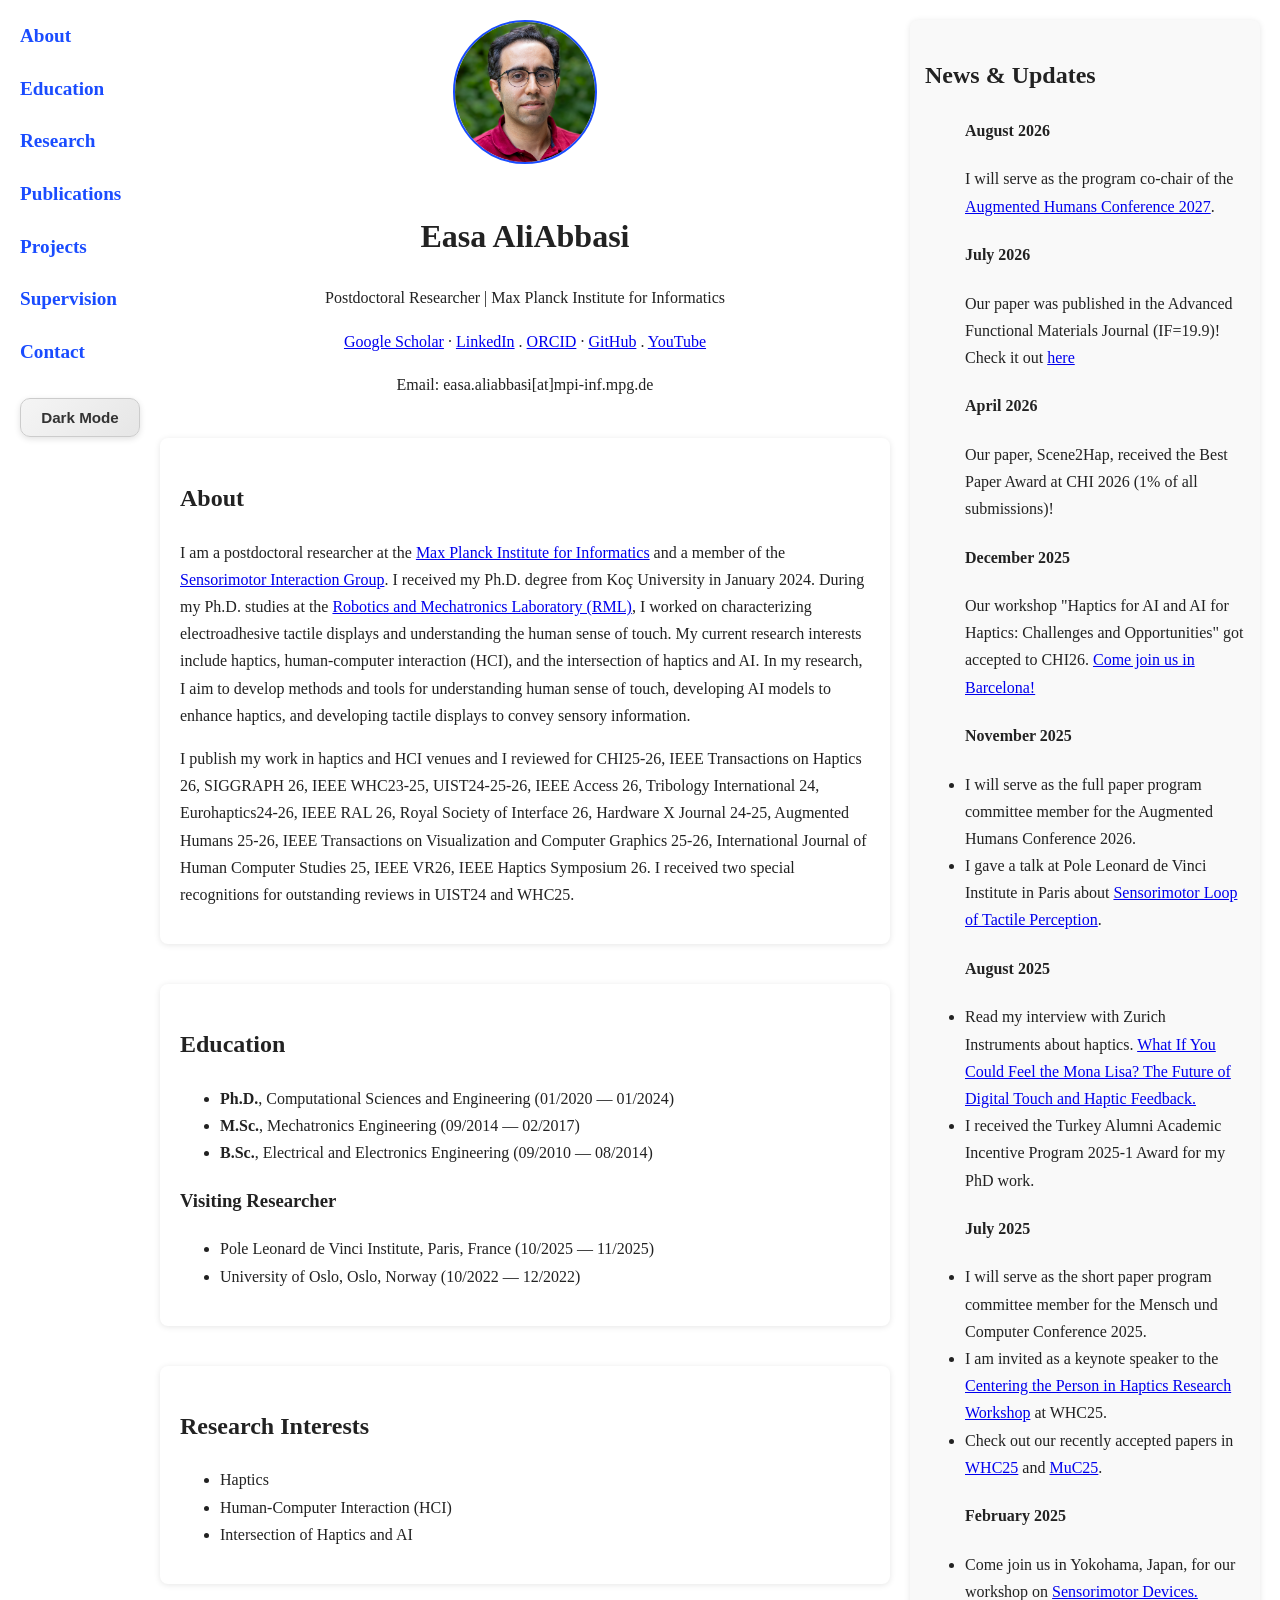
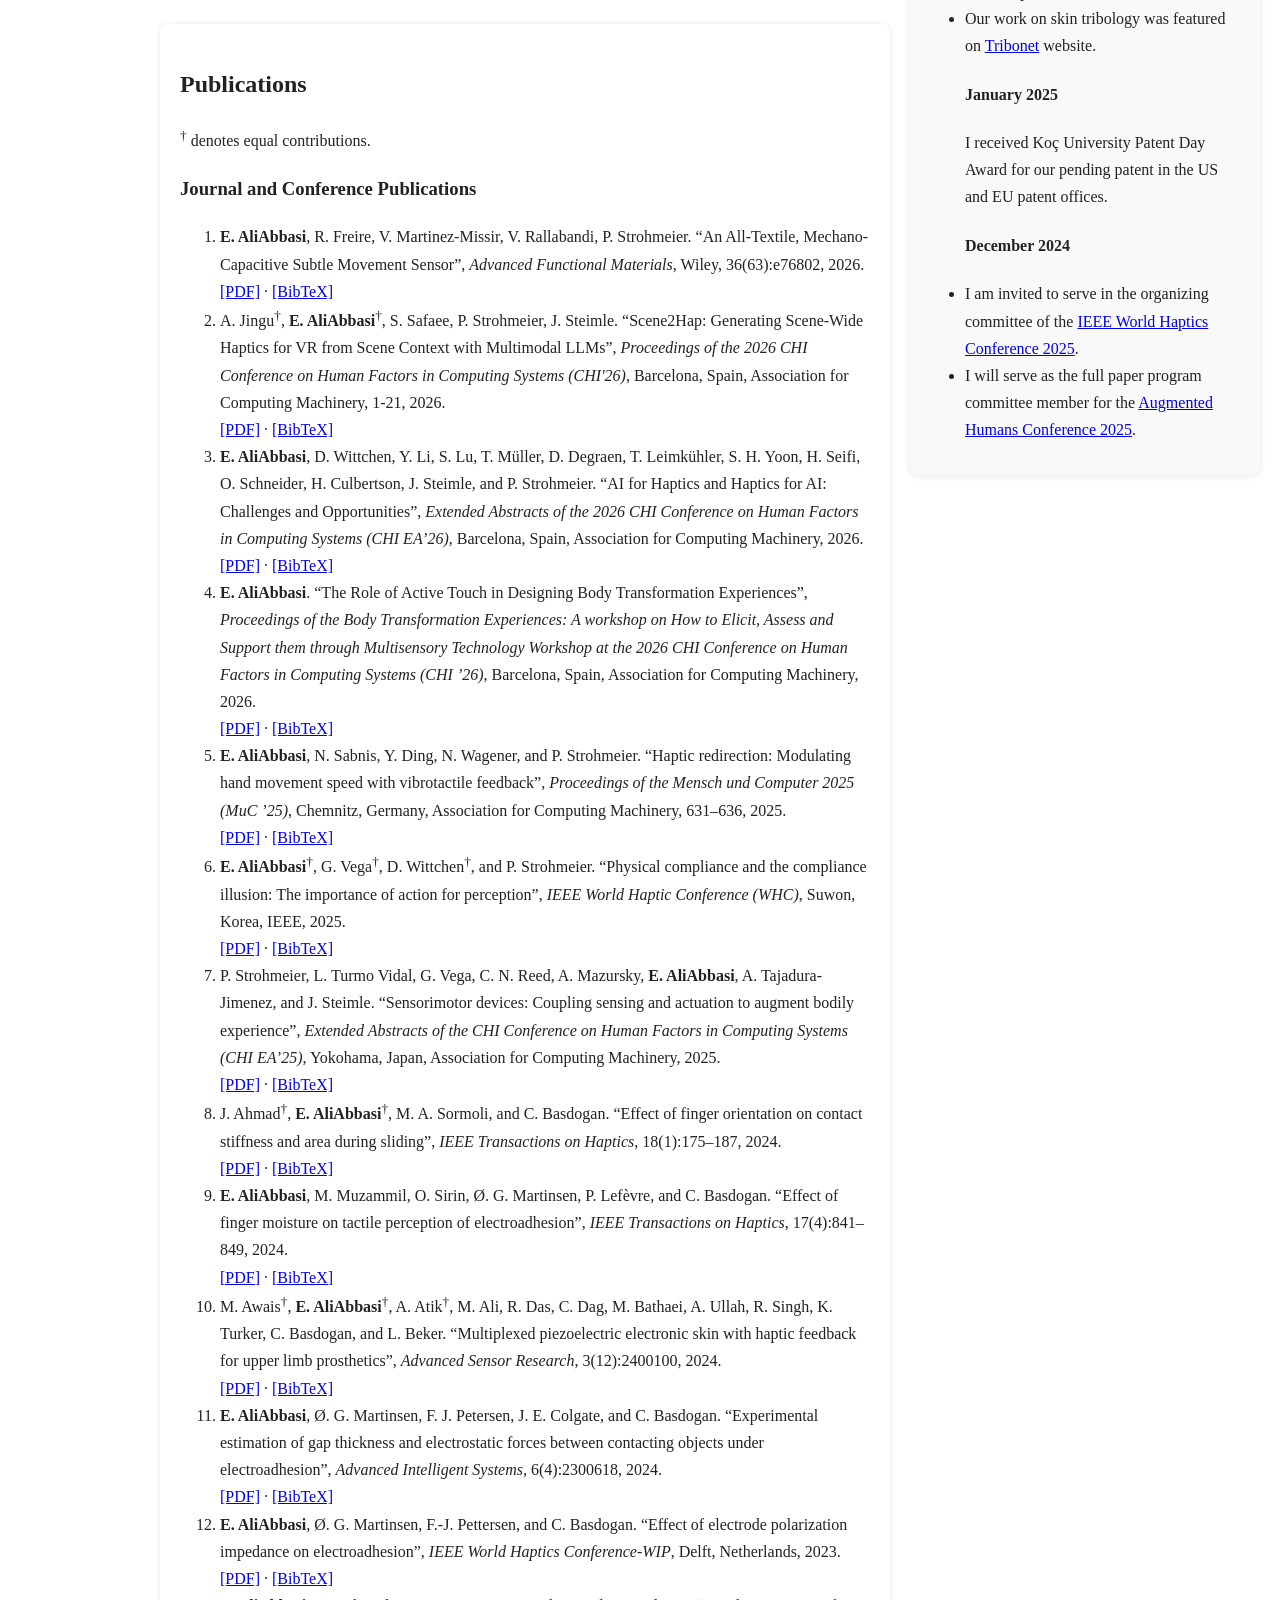
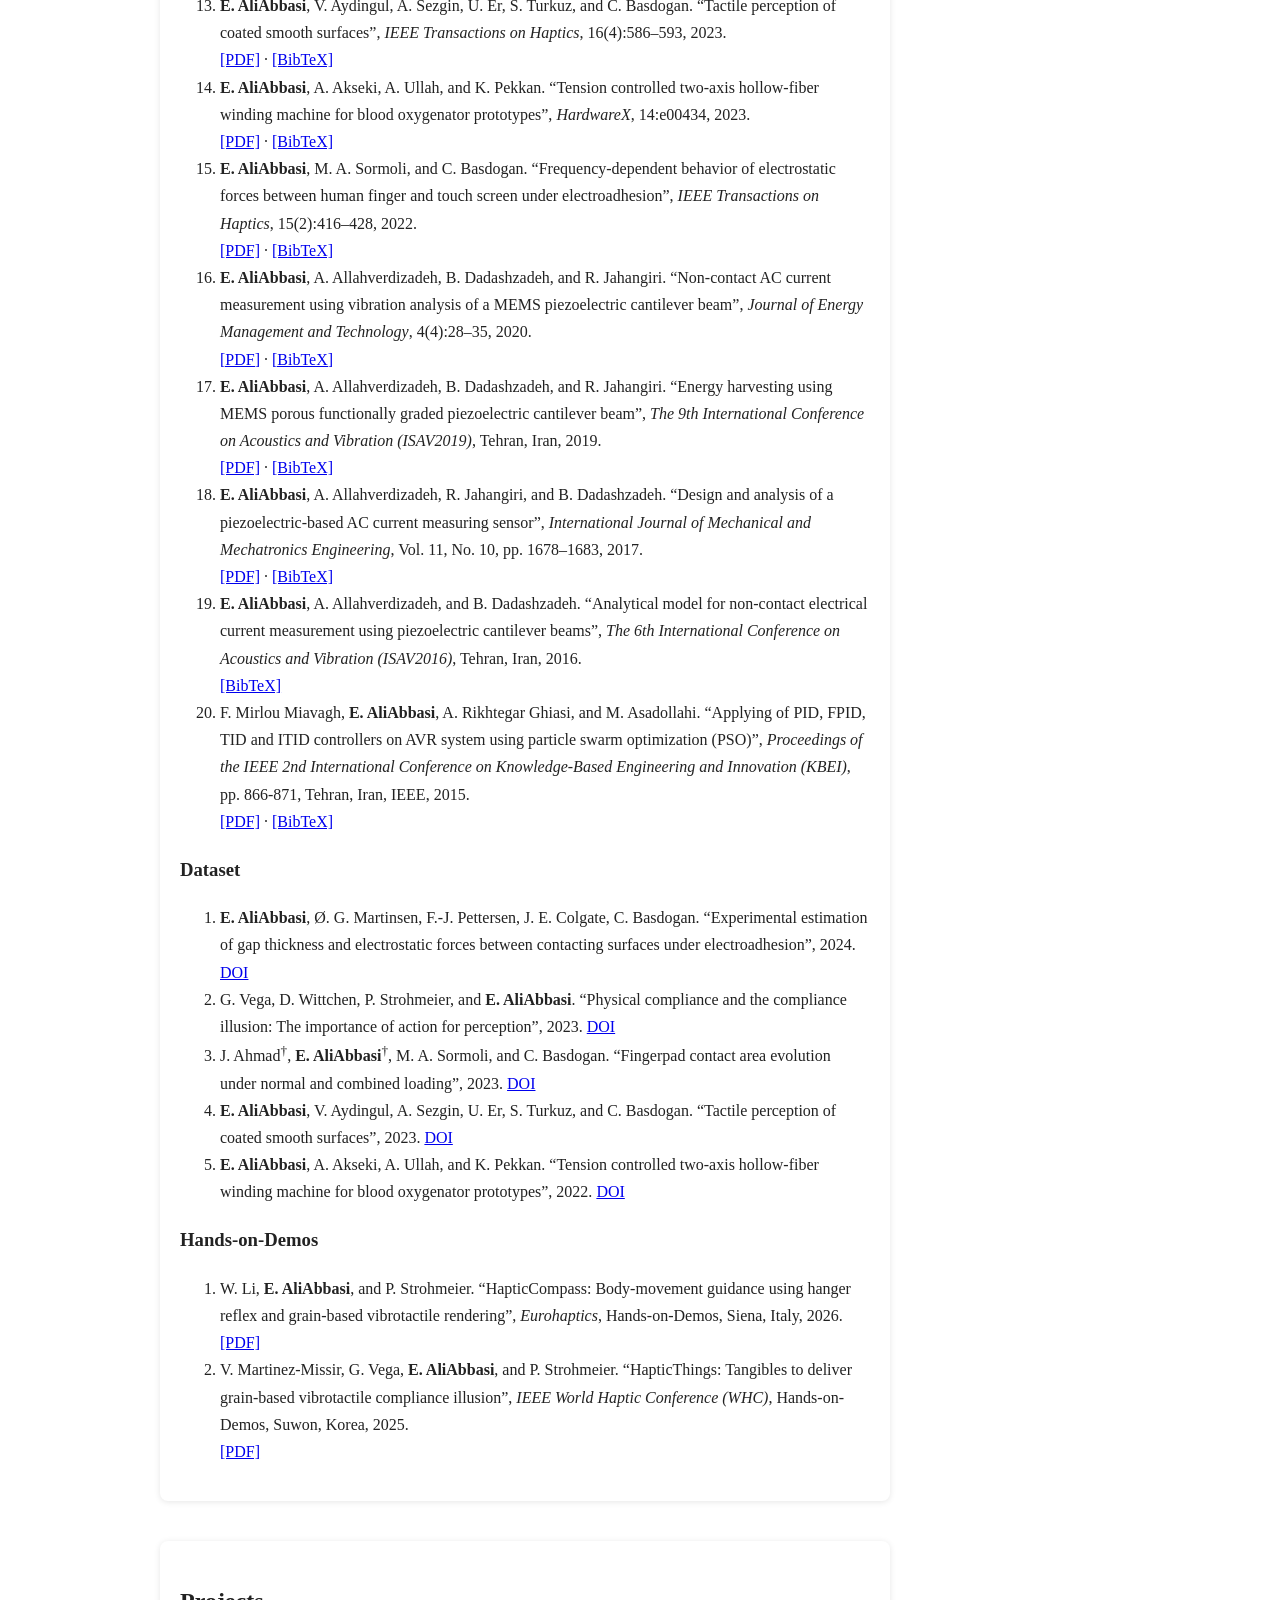
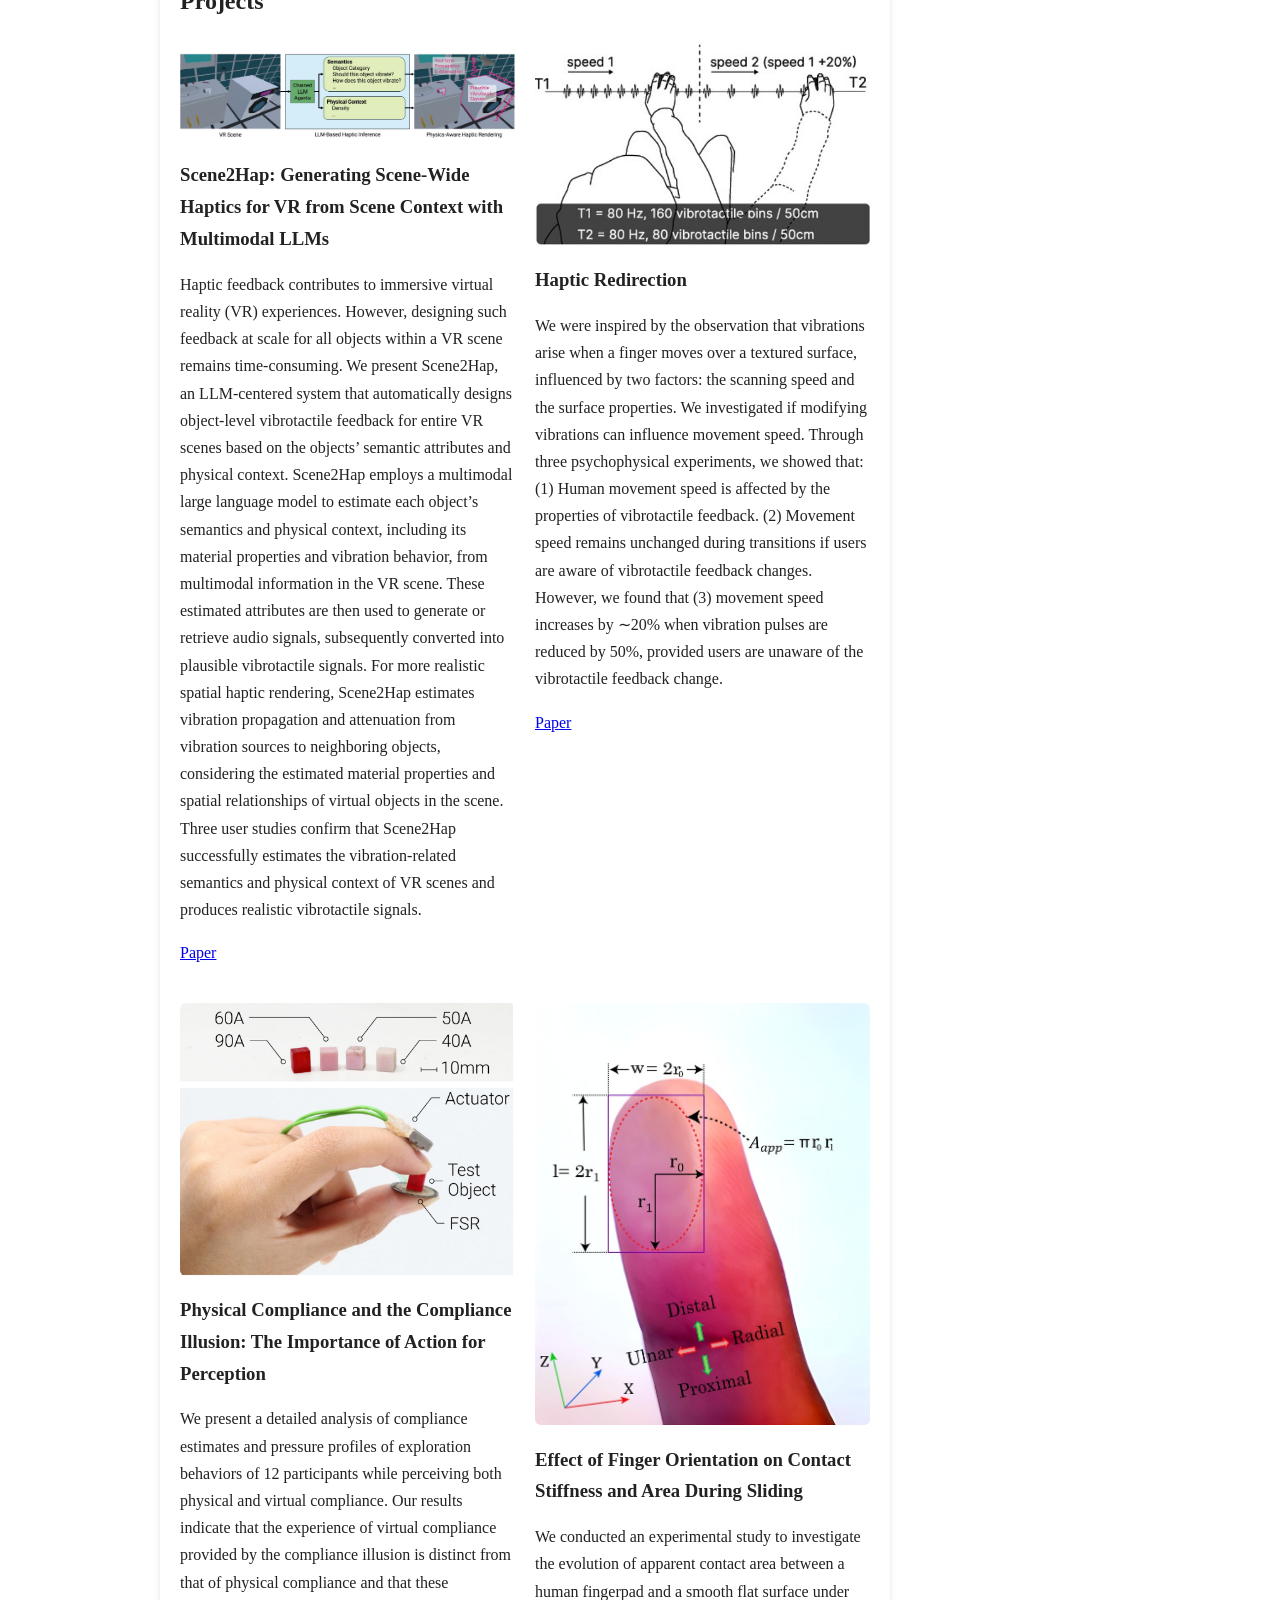
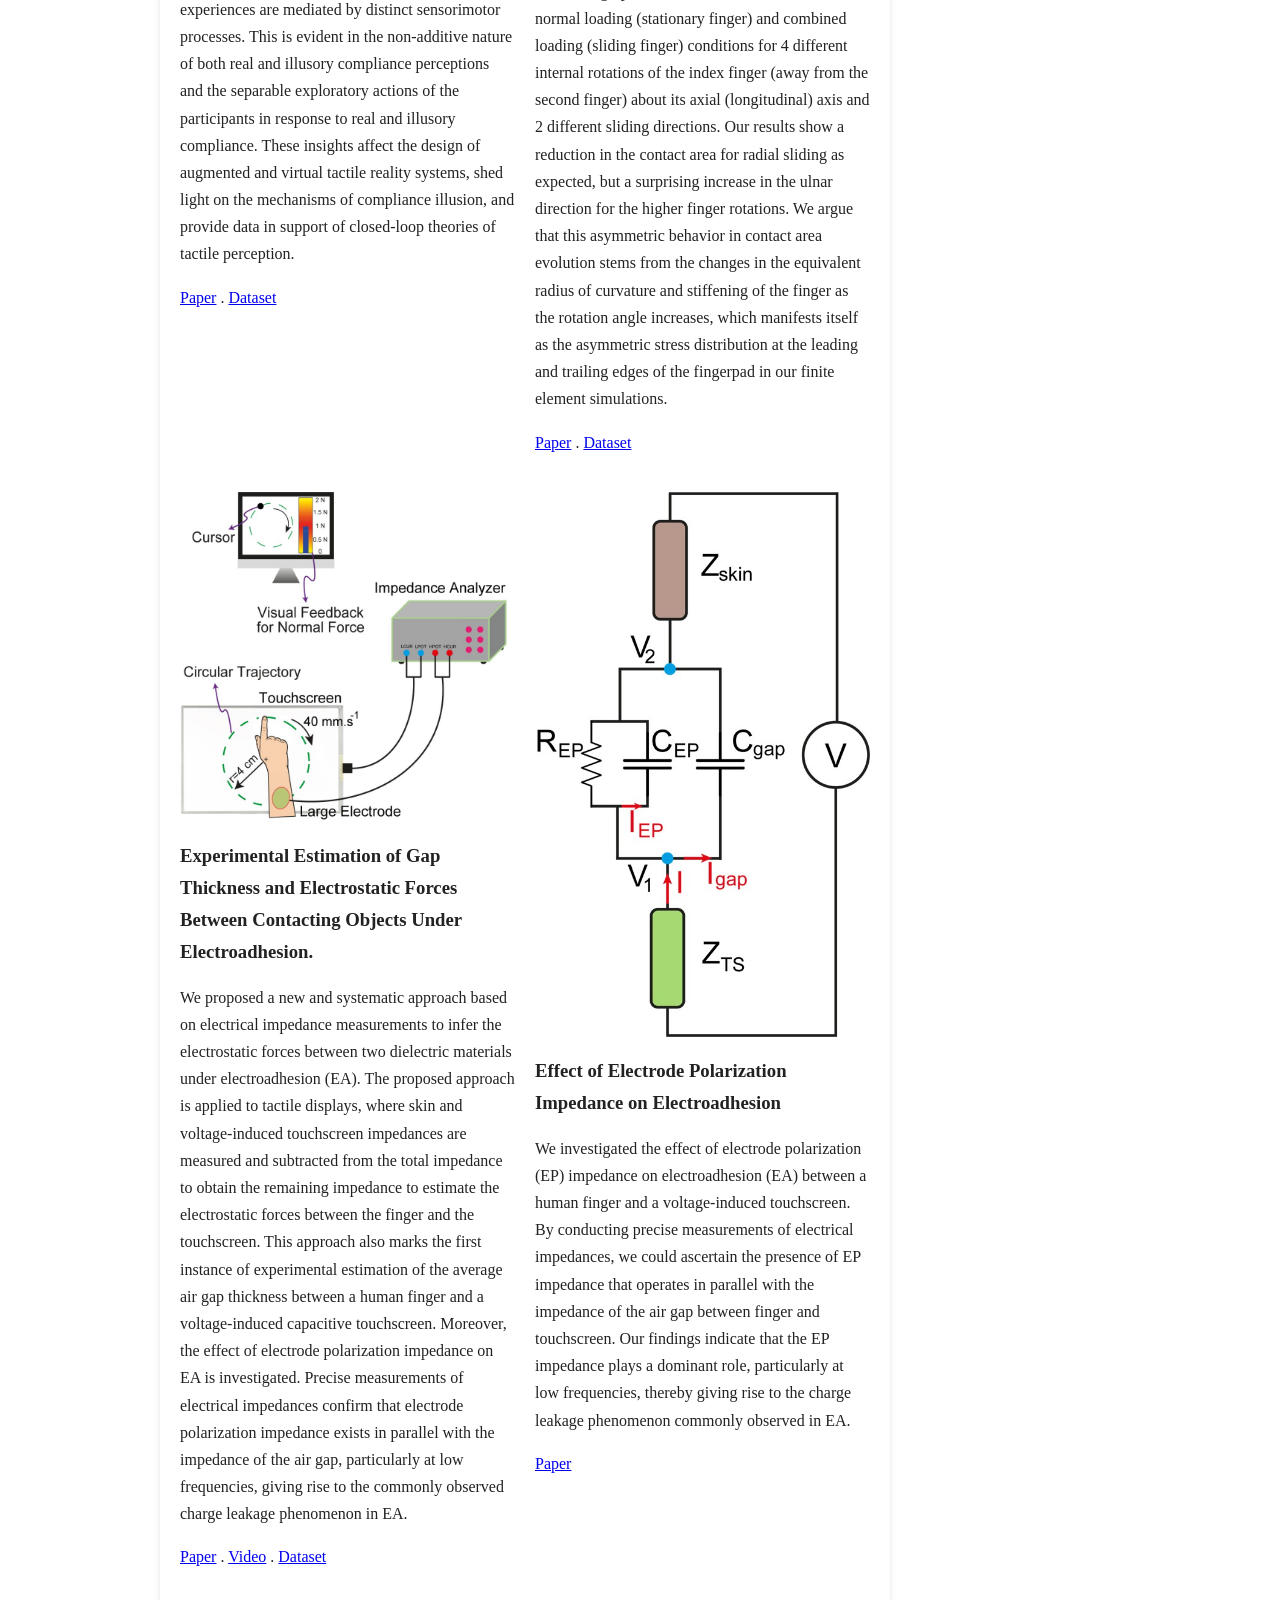
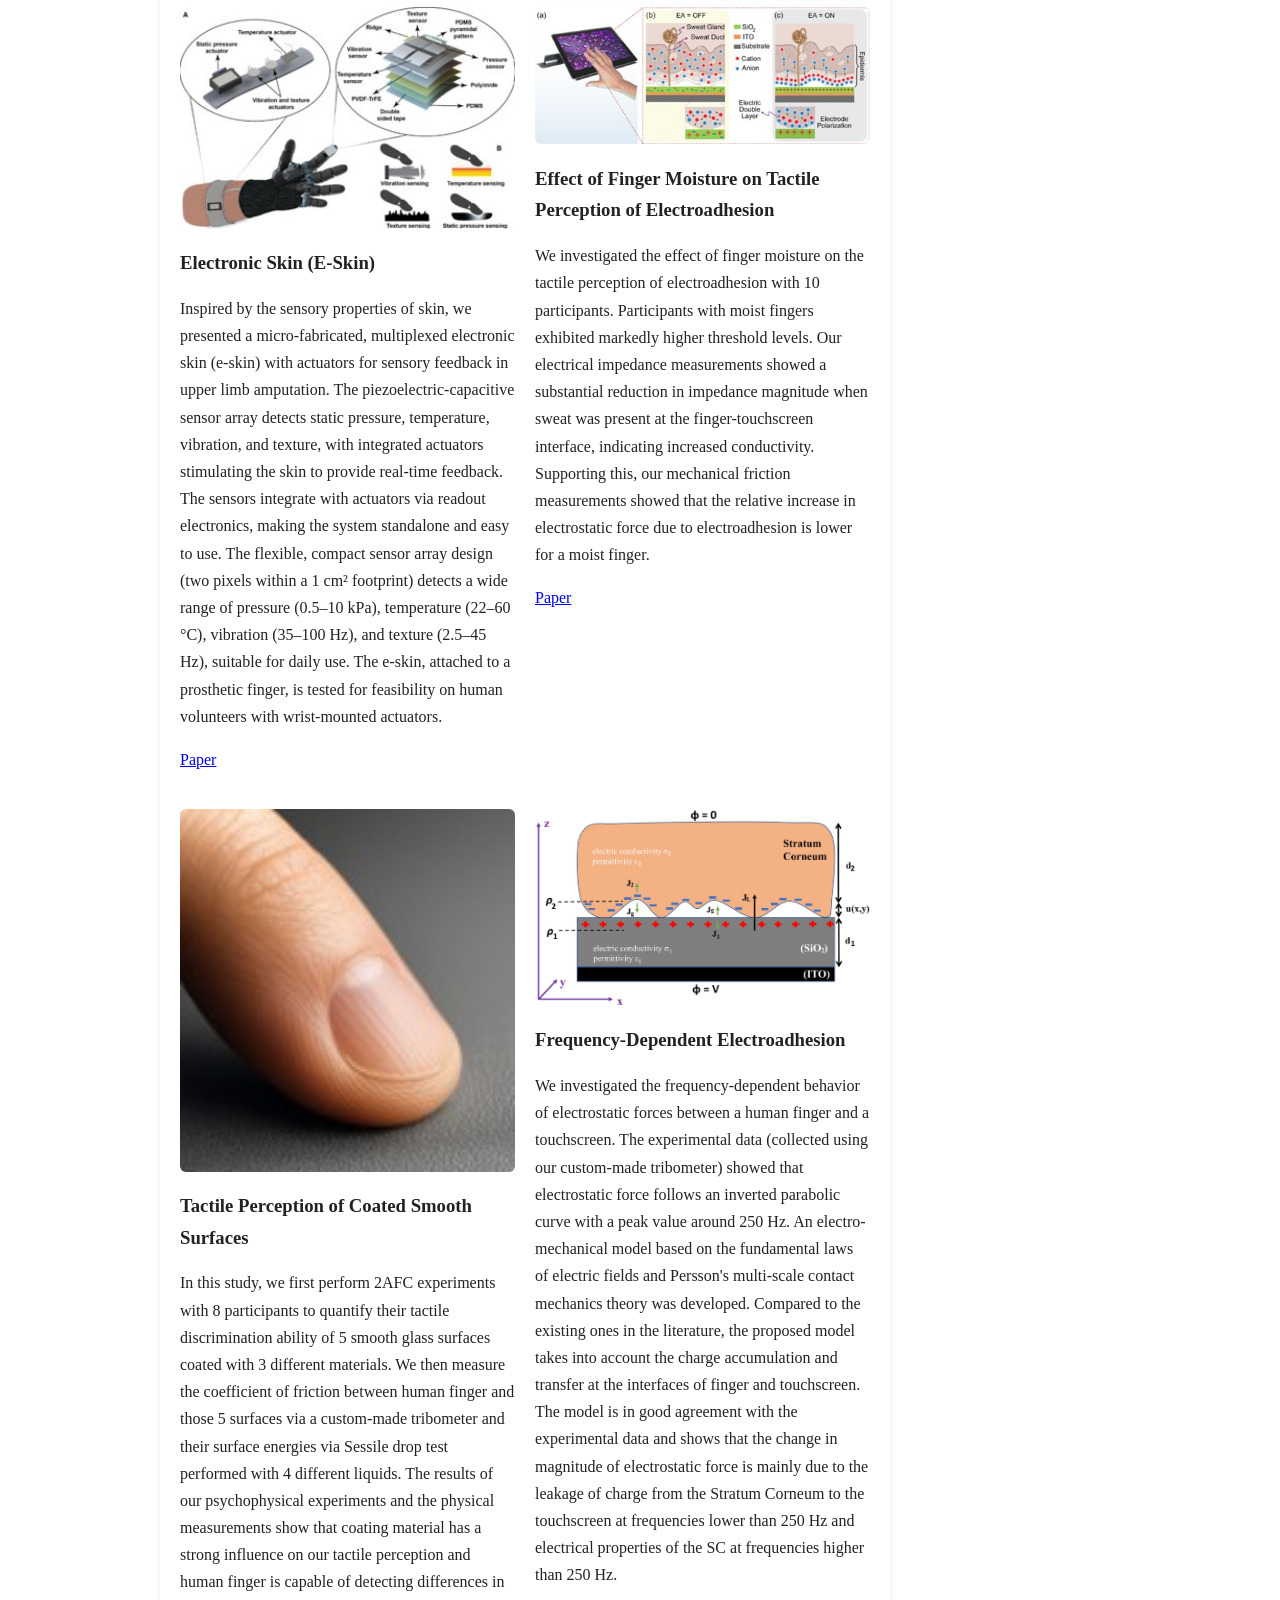
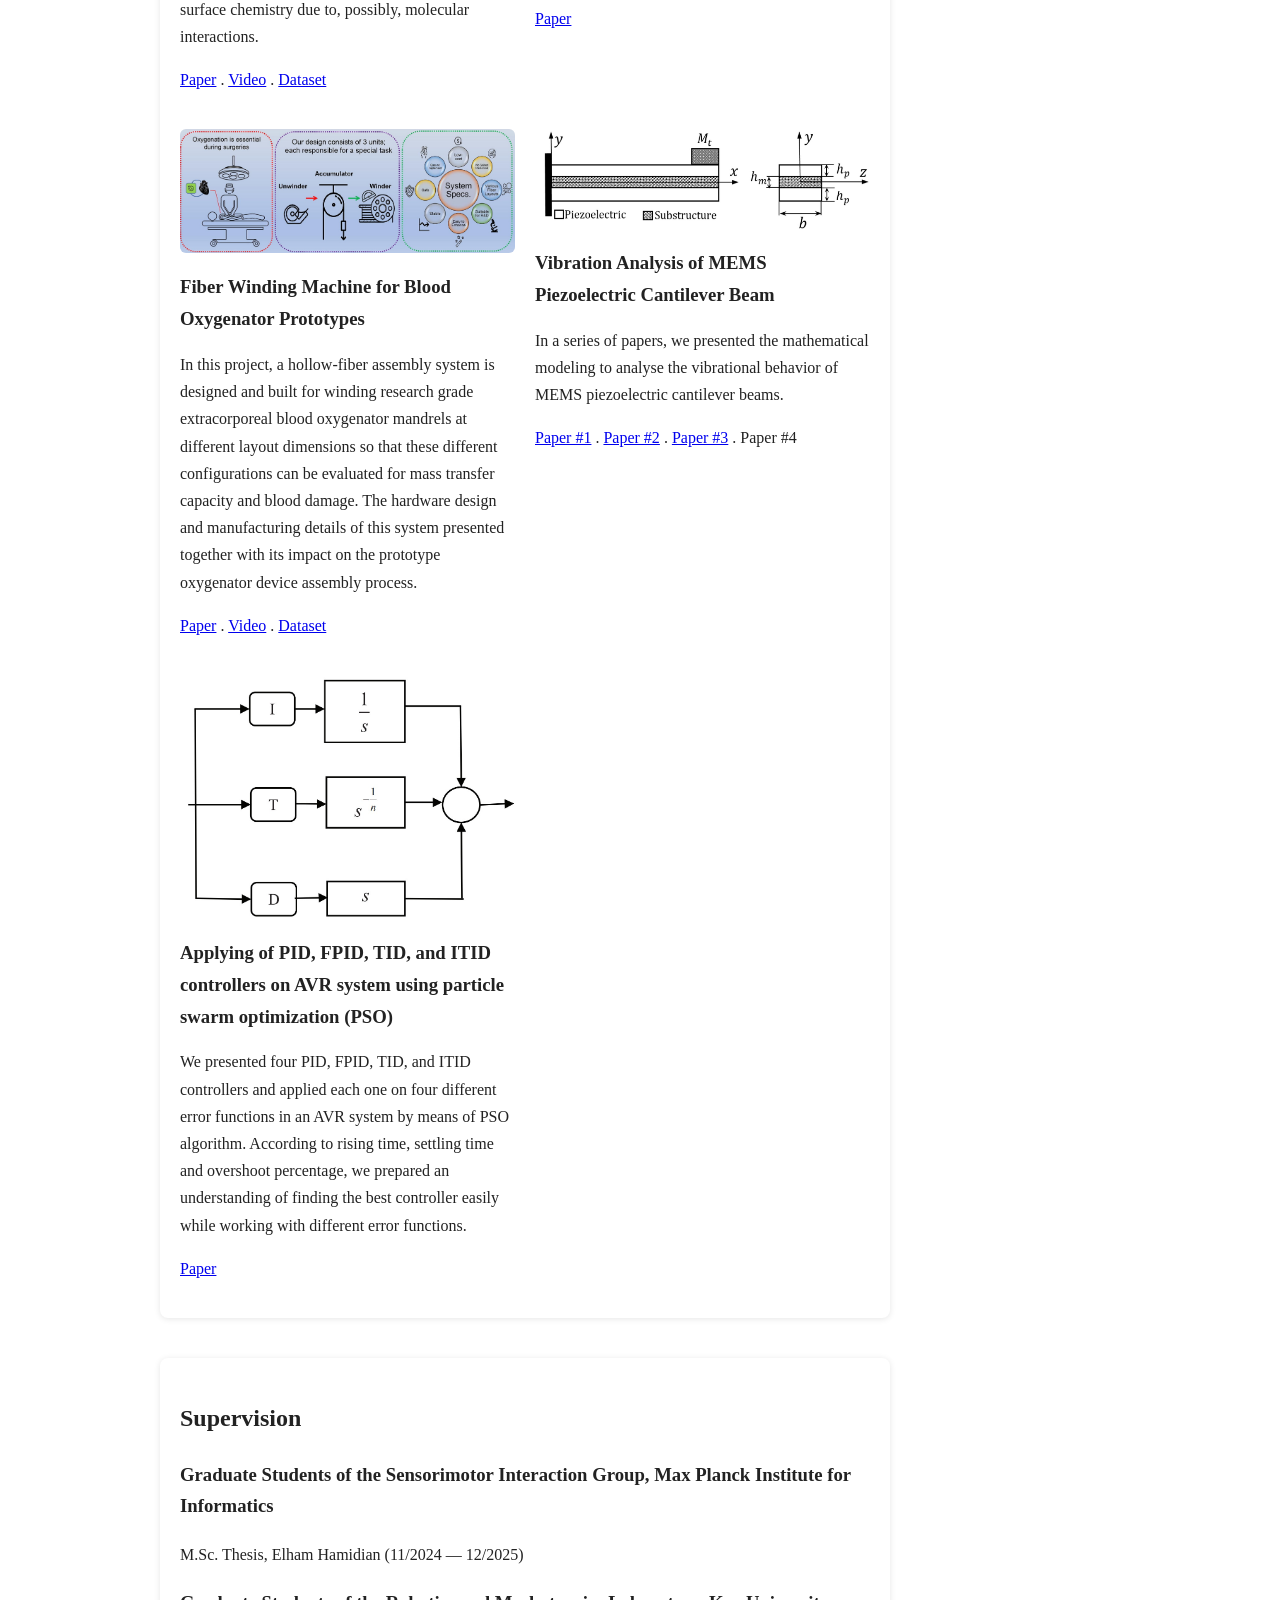
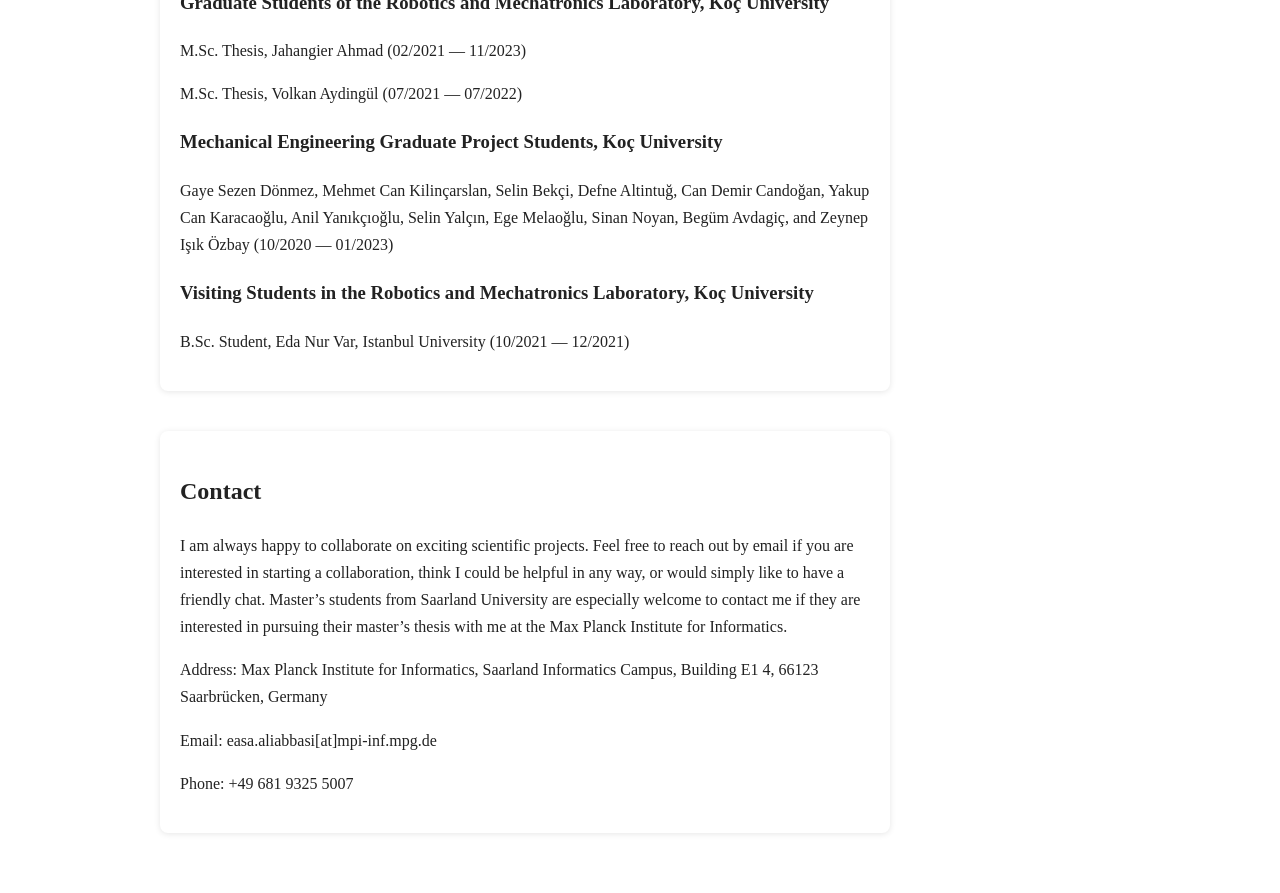
<file: index.html>
<!DOCTYPE html>
<html lang="en">
<head>
    <meta charset="UTF-8">
    <title>Easa AliAbbasi</title>
    <meta name="viewport" content="width=device-width, initial-scale=1">
    <meta name="format-detection" content="telephone=no">
    <link rel="stylesheet" href="style.css">
</head>

<body>

<div class="container">

    <!-- LEFT COLUMN: STICKY TABS -->
    <aside class="column-left">
        <nav class="vertical-nav">
            <a href="#about">About</a>
            <a href="#education">Education</a>
            <a href="#research">Research</a>
            <a href="#publications">Publications</a>
            <a href="#projects">Projects</a>
            <a href="#supervision">Supervision</a>
            <a href="#contact">Contact</a>
        </nav>

        <button id="theme-toggle" class="theme-toggle">
        Dark Mode
        </button>
        
    </aside>

    <!-- MIDDLE COLUMN: MAIN CONTENT -->
    <main class="column-main">

        <!-- PROFILE PHOTO AND INFO -->
        <div class="profile">
            <img src="profile.jpg" alt="Easa Abbasi" class="profile-photo">
            <h1>Easa AliAbbasi</h1>
            <p class="subtitle">Postdoctoral Researcher | Max Planck Institute for Informatics</p>
            <p class="links">
                <a href="https://scholar.google.com/citations?user=4ai61x8AAAAJ&hl=en" target="_blank">Google Scholar</a> ·
                <a href="https://www.linkedin.com/in/easa-aliabbasi/" target="_blank">LinkedIn</a> .
                <a href="https://orcid.org/0000-0002-2443-8416" target="_blank">ORCID</a> ·
                <a href="https://github.com/EasaAbbasi" target="_blank">GitHub</a> .
                <a href="https://www.youtube.com/@EasaAliAbbasi" target="_blank">YouTube</a>
                
            </p>
            <p>Email: easa.aliabbasi[at]mpi-inf.mpg.de</p>
        </div>

        <section id="about">
            <h2>About</h2>
            <p>
                I am a postdoctoral researcher at the <a href="https://www.mpi-inf.mpg.de/home">Max Planck Institute for Informatics</a> and a member of the <a href="https://sensint.mpi-inf.mpg.de/">Sensorimotor Interaction Group</a>. I received my Ph.D. degree from Koç University in
                January 2024. During my Ph.D. studies at the <a href="https://rml.ku.edu.tr/">Robotics and Mechatronics Laboratory (RML)</a>, I worked on characterizing electroadhesive tactile displays and understanding the human sense of touch. My current research interests include
                haptics, human-computer interaction (HCI), and the intersection of haptics and AI. In my research, I aim to develop methods and tools for understanding human sense of touch, developing AI models to enhance haptics, and developing tactile displays to convey sensory information.
            </p>
            <p>
                I publish my work in haptics and HCI venues and I reviewed for CHI25-26, IEEE Transactions on Haptics 26, SIGGRAPH 26, IEEE WHC23-25, UIST24-25-26, IEEE Access 26, Tribology International 24, Eurohaptics24-26, IEEE RAL 26, Royal Society of Interface 26, Hardware X Journal 24-25, Augmented Humans 25-26,
                IEEE Transactions on Visualization and Computer Graphics 25-26, International Journal of Human Computer Studies 25, IEEE VR26, IEEE Haptics Symposium 26. I received two special recognitions for outstanding reviews in UIST24 and WHC25.
            </p>
        </section>

        <section id="education">
            <h2>Education</h2>
            <ul>
                <li><strong>Ph.D.</strong>, Computational Sciences and Engineering (01/2020 — 01/2024)</li>
                <li><strong>M.Sc.</strong>, Mechatronics Engineering (09/2014 — 02/2017)</li>
                <li><strong>B.Sc.</strong>, Electrical and Electronics Engineering (09/2010 — 08/2014)</li>
            </ul>
            <h3>Visiting Researcher</h3>
            <ul>
                <li>Pole Leonard de Vinci Institute, Paris, France (10/2025 — 11/2025)</li>
                <li>University of Oslo, Oslo, Norway (10/2022 — 12/2022)</li>
            </ul>
        </section>
        
        <section id="research">
            <h2>Research Interests</h2>
            <ul>
                <li>Haptics</li>
                <li>Human-Computer Interaction (HCI)</li>
                <li>Intersection of Haptics and AI</li>
            </ul>
        </section>

        <section id="publications">
            <h2>Publications</h2>
            <sup>&dagger;</sup> denotes equal contributions.
            
            <h3>Journal and Conference Publications</h3>
            <ol>
                <li>
                    <strong>E. AliAbbasi</strong>, R. Freire, V. Martinez-Missir, V. Rallabandi, P. Strohmeier. “An All-Textile, Mechano-Capacitive Subtle Movement Sensor”, <em>Advanced Functional Materials</em>, Wiley, 36(63):e76802, 2026.
                    <br>
                    
                    <a href="AliAbbasi_2026_E-Textile.pdf" target="_blank">[PDF]</a>
                    ·
                    <a href="#" class="bib-link" data-bib-id="bib-AliAbbasi26AFM">[BibTeX]</a>
                
                    <!-- HIDDEN BIBTEX -->
                    <pre id="bib-AliAbbasi26AFM" class="bibtex-content">
@article{aliabbasi2026textile,
author = {AliAbbasi, Easa and Freire, Rachel and Martinez-Missir, Valentin and Rallabandi, Vineetha and Strohmeier, Paul},
title = {An All-Textile, Mechano-Capacitive Subtle Movement Sensor},
journal = {Advanced Functional Materials},
volume = {36},
number = {63},
pages = {e76802},
keywords = {breath monitoring, capacitive sensing, E-Textiles, sensors, stretch sensing, wearable sensing},
doi = {https://doi.org/10.1002/adfm.76802},
url = {https://advanced.onlinelibrary.wiley.com/doi/abs/10.1002/adfm.76802},
eprint = {https://advanced.onlinelibrary.wiley.com/doi/pdf/10.1002/adfm.76802},
abstract = {Designing garments that effectively capture human movements demands a focus on the wearer's comfort and freedom of motion. Electronic textile (e-Textile) sensors offer a promising avenue due to their soft and flexible properties. However, these sensors are most responsive to large motions, as their precision is usually relatively low compared to other sensing solutions. Furthermore, e-Textile sensors that measure physical force or deformation often require the sensing element itself to undergo deformation and be subject to force. This leads to degradation of the sensor due to repeated mechanical strain. To address these issues, a novel all-textile mechanical capacitive sensor design is presented. This sensor is optimized for measuring subtle movements, such as thoracic wall movements, in breath monitoring. The design is more robust than other e-Textile sensing approaches, as the deforming textile elements are separated from the sensing element. This design choice results in sensors with improved signal response, higher accuracy, and longer cycle life than the other comparable textile sensors. In this paper, we share the design and implementation guidelines, in vitro measurements (such as evaluation of the effects of electrode shape and size and cycle life tests), and multiple in vivo measurements of sensor prototypes.},
year = {2026}
}
                    </pre>
                </li>
                
                <li>
                    A. Jingu<sup>&dagger;</sup>, <strong>E. AliAbbasi</strong><sup>&dagger;</sup>, S. Safaee, P. Strohmeier, J. Steimle. “Scene2Hap: Generating Scene-Wide Haptics for VR from Scene Context with Multimodal LLMs”, <em>Proceedings of the 2026 CHI Conference on Human Factors in Computing Systems (CHI'26)</em>, Barcelona, Spain, Association for Computing Machinery, 1-21, 2026.
                    <br>
                    
                    <a href="Jingu_2026_Scene2Hap.pdf" target="_blank">[PDF]</a>
                    ·
                    <a href="#" class="bib-link" data-bib-id="bib-Jingu26CHI">[BibTeX]</a>
                
                    <!-- HIDDEN BIBTEX -->
                    <pre id="bib-Jingu26CHI" class="bibtex-content">
@article{jingu2026scene2hap,
author = {Jingu, Arata and AliAbbasi, Easa and Safaee, Sara and Strohmeier, Paul and Steimle, J\"{u}rgen},
title = {Scene2Hap: Generating Scene-Wide Haptics for VR from Scene Context with Multimodal LLMs},
year = {2026},
isbn = {9798400722783},
publisher = {Association for Computing Machinery},
address = {New York, NY, USA},
url = {https://doi.org/10.1145/3772318.3791297},
doi = {10.1145/3772318.3791297},
abstract = {Haptic feedback contributes to immersive virtual reality (VR) experiences. However, designing such feedback at scale for all objects within a VR scene remains time-consuming. We present Scene2Hap, an LLM-centered system that automatically designs object-level vibrotactile feedback for entire VR scenes based on the objects’ semantic attributes and physical context. Scene2Hap employs a multimodal large language model to estimate each object’s semantics and physical context, including its material properties and vibration behavior, from multimodal information in the VR scene. These estimated attributes are then used to generate or retrieve audio signals, subsequently converted into plausible vibrotactile signals. For more realistic spatial haptic rendering, Scene2Hap estimates vibration propagation and attenuation from vibration sources to neighboring objects, considering the estimated material properties and spatial relationships of virtual objects in the scene. Three user studies confirm that Scene2Hap successfully estimates the vibration-related semantics and physical context of VR scenes and produces realistic vibrotactile signals.},
booktitle = {Proceedings of the 2026 CHI Conference on Human Factors in Computing Systems},
articleno = {745},
numpages = {21},
keywords = {Haptics; vibrotactile; generative; large language model; virtual reality; context.},
location = {Barcelona, Spain},
series = {CHI '26}
}
                    </pre>
                </li>
                
                <li>
                    <strong>E. AliAbbasi</strong>, D. Wittchen, Y. Li, S. Lu, T. Müller, D. Degraen, T. Leimkühler, S. H. Yoon, H. Seifi, O. Schneider, H. Culbertson, J. Steimle, and P. Strohmeier. “AI for Haptics and Haptics for AI: Challenges and Opportunities”, <em>Extended Abstracts of the 2026 CHI Conference on Human Factors in Computing Systems (CHI EA’26)</em>, Barcelona, Spain, Association for Computing Machinery, 2026.
                    <br>
                    
                    <a href="AliAbbasi_2026_AIforHapticsHapticsforAI.pdf" target="_blank">[PDF]</a>
                    ·
                    <a href="#" class="bib-link" data-bib-id="bib-AliAbbasi26CHI">[BibTeX]</a>
                
                    <!-- HIDDEN BIBTEX -->
                    <pre id="bib-AliAbbasi26CHI" class="bibtex-content">
@inproceedings{aliabbasi2026ai,
author = {AliAbbasi, Easa and Wittchen, Dennis and Li, Yinan and Lu, Shihan and M{\"u}ller, Thomas and Degraen, Donald and Leimk{\"u}hler, Thomas and Yoon, Sang Ho and Seifi, Hasti and Schneider, Oliver and Culbertson, Heather and Steimle, J{\"u}rgen and Strohmeier, Paul},
title = {AI for Haptics and Haptics for AI: Challenges and Opportunities},
year = {2026},
isbn = {9798400722813},
publisher = {Association for Computing Machinery},
address = {New York, NY, USA},
url = {https://doi.org/10.1145/3772363.3778763},
doi = {10.1145/3772363.3778763},
abstract = {AI has transformed methods and knowledge across many domains. However, the intersection of AI and haptics remains underexplored. While modern AI techniques – fueled by machine learning and using powerful techniques such as generative modeling and reinforcement learning – offer powerful opportunities for advancing haptic design, insights from haptics research, such as perception modeling and adaptive interaction - grounded in human touch, embodiment, and multisensory integration — can also play a critical role in shaping more human-centered AI systems. This workshop will bring together an interdisciplinary community of researchers from HCI, haptics, AI, robotics, and design to (1) identify pressing questions in haptics that could benefit from AI approaches and (2) highlight ways in which haptic knowledge can support the development of embodied and context-aware AI. Through position papers and paper presentations, we will map key challenges, exchange methods, and explore new research directions that connect the two fields. By framing haptics and AI as mutually reinforcing, the workshop aims to build a shared research agenda and foster collaborations that advance both the science of touch and the design of intelligent interactive systems.},
booktitle = {Proceedings of the Extended Abstracts of the 2026 CHI Conference on Human Factors in Computing Systems},
articleno = {920},
numpages = {7},
keywords = {haptics, tactile, machine learning, artificial intelligence, generative AI},
location = {Barcelona, Spain},
series = {CHI EA '26}
}
                    </pre>
                </li>

                <li>
                    <strong>E. AliAbbasi</strong>. “The Role of Active Touch in Designing Body Transformation Experiences”, <em> Proceedings of the Body Transformation Experiences: A workshop on How to Elicit, Assess and Support them through Multisensory Technology Workshop at the 2026 CHI Conference on Human Factors in Computing Systems (CHI ’26)</em>, Barcelona, Spain, Association for Computing Machinery, 2026.
                    <br>
                    
                    <a href="AliAbbasi_2026_CHI26_W9_Workshop_Position_Paper.pdf" target="_blank">[PDF]</a>
                    ·
                    <a href="#" class="bib-link" data-bib-id="bib-AliAbbasi26CHIWORKSHOP">[BibTeX]</a>
                
                    <!-- HIDDEN BIBTEX -->
                    <pre id="bib-AliAbbasi26CHIWORKSHOP" class="bibtex-content">
@article{aliabbasi2026role,
author = {AliAbbasi, Easa},
title = {The Role of Active Touch in Designing Body Transformation Experiences},
year = {2026},
publisher = {Association for Computing Machinery},
url = {https://doi.org/10.1145/3772318.3791297},
abstract = {Multisensory technologies have enabled a wide range of Body Transformation Experiences (BTEs) and demonstrated how visual, auditory, and haptic feedback can alter body perception and self-experience. However, many existing approaches rely on passive stimulation and controlled laboratory conditions, which limit their application in real-world settings. In the Body Transformation Experiences workshop, I aim to discuss the role of active touch in designing more interactive and robust BTEs. Active touch is defined as a self-generated and exploratory tactile interaction between the body and its surroundings that couples action and perception through continuous sensorimotor feedback. I argue that incorporating active touch into the design of multisensory systems can enhance user agency, support adaptation over time, and enable BTEs to emerge through engagement rather than imposition. Through examples grounded in haptic interaction, I illustrate opportunities to transform perceived body boundaries, effort, and control. I also highlight methodological implications, including the need for longitudinal studies and first-person approaches to capture lived experience.},
booktitle = {Proceedings of the Body Transformation Experiences: A workshop on How to Elicit, Assess and Support them through Multisensory Technology Workshop at the 2026 CHI Conference on Human Factors in Computing Systems (CHI ’26)},
numpages = {4},
keywords = {Touch; Haptics; Active Touch; Body Transformation.},
location = {Barcelona, Spain},
series = {CHI '26}
}
                    </pre>
                </li>

                <li>
                    <strong>E. AliAbbasi</strong>, N. Sabnis, Y. Ding, N. Wagener, and P. Strohmeier. “Haptic redirection: Modulating hand movement speed with vibrotactile feedback”, <em>Proceedings of the Mensch und Computer 2025 (MuC ’25)</em>, Chemnitz, Germany, Association for Computing Machinery, 631–636, 2025.
                    <br>
                    
                    <a href="AliAbbasi_2025_HapticRedirection.pdf" target="_blank">[PDF]</a>
                    ·
                    <a href="#" class="bib-link" data-bib-id="bib-AliAbbasi25MUC">[BibTeX]</a>
                
                    <!-- HIDDEN BIBTEX -->
                    <pre id="bib-AliAbbasi25MUC" class="bibtex-content">
@inproceedings{aliabbasi2025haptic_redirection,
    author = {AliAbbasi, Easa and Sabnis, Nihar and Ding, Yuran and Wagener, Nadine and Strohmeier, Paul},
    title = {Haptic Redirection: Modulating Hand Movement Speed with Vibrotactile Feedback},
    year = {2025},
    isbn = {9798400715822},
    publisher = {Association for Computing Machinery},
    address = {New York, NY, USA},
    url = {https://doi.org/10.1145/3743049.3748585},
    doi = {10.1145/3743049.3748585},
    abstract = {Redirecting user movement in Virtual Reality (VR) can expand perceived virtual space while accommodating limited physical space. Existing methods primarily rely on visual and auditory cues. This work explores the foundation for an alternative approach using haptic cues. We were inspired by the observation that vibrations arise when a finger moves over a textured surface, influenced by two factors: the scanning speed and the surface properties. While prior research has focused on using vibrations to modify texture perception, we investigate the second factor; modifying vibrations to influence movement speed. Through three psychophysical experiments, we show that: (1) Human movement speed is affected by the properties of vibrotactile feedback. (2) Movement speed remains unchanged during transitions if users are aware of vibrotactile feedback changes. However, we found that (3) movement speed increases by ∼ 20\% when vibration pulses are reduced by 50\%, provided users are unaware of the vibrotactile feedback change.},
    booktitle = {Proceedings of the Mensch Und Computer 2025},
    pages = {631–636},
    numpages = {6},
    keywords = {Hand Redirection, Virtual Reality, Vibrotactile Haptics, Perception, Sensorimotor Contingencies},
    location = {Chemnitz, Germany},
    series = {MuC '25}
}
                    </pre>
                </li>

                <li>
                    <strong>E. AliAbbasi</strong><sup>&dagger;</sup>, G. Vega<sup>&dagger;</sup>, D. Wittchen<sup>&dagger;</sup>, and P. Strohmeier. “Physical compliance and the compliance illusion: The importance of action for perception”, <em>IEEE World Haptic Conference (WHC)</em>, Suwon, Korea, IEEE, 2025.
                    <br>
                    
                    <a href="AliAbbasi_2025_PhysicalCompliance.pdf" target="_blank">[PDF]</a>
                    ·
                    <a href="#" class="bib-link" data-bib-id="bib-AliAbbasi25WHC">[BibTeX]</a>
                
                    <!-- HIDDEN BIBTEX -->
                    <pre id="bib-AliAbbasi25WHC" class="bibtex-content">
@inproceedings{aliabbasi2025physical_compliance,
    author={AliAbbasi, Easa and Vega, Gabriela and Wittchen, Dennis and Strohmeier, Paul},
    booktitle={2025 IEEE World Haptics Conference (WHC)}, 
    title={Physical Compliance and the Compliance Illusion: The Importance of Action for Perception}, 
    year={2025},
    pages={349-356},
    abstract={The perception of an object's compliance can be manipuated using the grain-based vibrotactile compliance illusion. Despite the growing interest in creating virtual compliance using this method, its perceptual mechanism is poorly understood. To address this gap in knowledge, we present a detailed analysis of compliance estimates and pressure profiles of exploration behaviors of 12 participants while perceiving both physical and virtual compliance. Our results indicate that the experience of virtual compliance provided by the compliance illusion is distinct from that of physical compliance and that these experiences are mediated by distinct sensorimotor processes. This is evident in the non-additive nature of both real and illusory compliance perceptions and the separable exploratory actions of the participants in response to real and illusory compliance. These insights affect the design of augmented and virtual tactile reality systems, shed light on the mechanisms of compliance illusion, and provide data in support of closed-loop theories of tactile perception.},
    location={Suwon, Korea},
    publisher={IEEE},
    doi={10.1109/WHC64065.2025.11123193}
}
                    </pre>
                </li>

                <li>
                    P. Strohmeier, L. Turmo Vidal, G. Vega, C. N. Reed, A. Mazursky, <strong>E. AliAbbasi</strong>, A. Tajadura-Jimenez, and J. Steimle. “Sensorimotor devices: Coupling sensing and actuation to augment bodily experience”, <em>Extended Abstracts of the CHI Conference on Human Factors in Computing Systems (CHI EA’25)</em>, Yokohama, Japan, Association for Computing Machinery, 2025.
                    <br>
                    
                    <a href="Strohmeier_2025_SensorimotorDevices.pdf" target="_blank">[PDF]</a>
                    ·
                    <a href="#" class="bib-link" data-bib-id="bib-Strohmeier25CHI">[BibTeX]</a>
                
                    <!-- HIDDEN BIBTEX -->
                    <pre id="bib-Strohmeier25CHI" class="bibtex-content">
@inproceedings{strohmeier2025sensorimotor,
    author = {Strohmeier, Paul and Turmo Vidal, Laia and Vega, Gabriela and Reed, Courtney N. and Mazursky, Alex and AliAbbasi, Easa and Tajadura-Jim\'{e}nez, Ana and Steimle, J\"{u}rgen},
    title = {Sensorimotor Devices: Coupling Sensing and Actuation to Augment Bodily Experience},
    year = {2025},
    isbn = {9798400713958},
    publisher = {Association for Computing Machinery},
    address = {New York, NY, USA},
    url = {https://doi.org/10.1145/3706599.3706735},
    doi = {10.1145/3706599.3706735},
    abstract = {An emerging space in interface research is wearable devices that closely couple their sensing and actuation abilities. A well-known example is MetaLimbs [39], where sensed movements of the foot are directly mapped to the actuation of supernumerary robotic limbs. These systems are different from wearables focused on sensing, such as fitness trackers, or wearables focused on actuation, such as VR headsets. They are characterized by tight coupling between the user’s action and the resulting digital feedback from the device, in time, space, and mode. The properties of this coupling are critical for the user’s experience, including the user’s sense of agency, body ownership, and experience of the surrounding world. Understanding such systems is an open challenge, which requires knowledge not only of computer science and HCI, but also Psychology, Physiology, Design, Engineering, Cognitive Neuroscience, and Control Theory. This workshop aims to foster discussion between these diverse disciplines and to identify links and synergies in their work, ultimately developing a common understanding of future research directions for systems that intrinsically couple sensing and action.},
    booktitle = {Proceedings of the Extended Abstracts of the CHI Conference on Human Factors in Computing Systems},
    articleno = {799},
    numpages = {7},
    keywords = {sensorimotor interaction, wearables, feedback systems, motion-coupled feedback},
    location = {Yokohama, Japan},
    series = {CHI EA '25}
}
                    </pre>
                </li>

                <li>
                    J. Ahmad<sup>&dagger;</sup>, <strong>E. AliAbbasi</strong><sup>&dagger;</sup>, M. A. Sormoli, and C. Basdogan. “Effect of finger orientation on contact stiffness and area during sliding”, <em>IEEE Transactions on Haptics</em>, 18(1):175–187, 2024.
                    <br>
                    
                    <a href="Ahmad_2025_Effect.pdf" target="_blank">[PDF]</a>
                    ·
                    <a href="#" class="bib-link" data-bib-id="bib-Ahmad25ToH">[BibTeX]</a>
                
                    <!-- HIDDEN BIBTEX -->
                    <pre id="bib-Ahmad25ToH" class="bibtex-content">
@article{ahmad2025effect,
    author={Ahmad, Jahangier and AliAbbasi, Easa and Sormoli, MReza Alipour and Basdogan, Cagatay},
    journal={IEEE Transactions on Haptics}, 
    title={Effect of Finger Orientation on Contact Stiffness and Area During Sliding}, 
    year={2025},
    volume={18},
    number={1},
    pages={175-187},
    publisher={IEEE},
    abstract={Earlier experimental studies showed that the apparent contact area of a human fingerpad shrinks and eventually reaches a steady-state value as it slides on a smooth surface, although the root causes of this reduction have not been fully understood yet. We hypothesize that finger rotation about its axial axis and the movement direction play critical roles in the area change. To test this hypothesis, we conducted an experimental study to investigate the evolution of apparent contact area between a human fingerpad and a smooth flat surface under normal loading (stationary finger) and combined loading (sliding finger) conditions for 4 different internal rotations of the index finger (away from the second finger) about its axial (longitudinal) axis and 2 different sliding directions. Our results show a reduction in the contact area for radial sliding as expected, but a surprising increase in the ulnar direction for the higher finger rotations. We argue that this asymmetric behavior in contact area evolution stems from the changes in the equivalent radius of curvature and stiffening of the finger as the rotation angle increases, which manifests itself as the asymmetric stress distribution at the leading and trailing edges of the fingerpad in our finite element simulations.},
    doi={10.1109/TOH.2024.3509219}
}
                    </pre>
                </li>

                <li>
                    <strong>E. AliAbbasi</strong>, M. Muzammil, O. Sirin, Ø. G. Martinsen, P. Lefèvre, and C. Basdogan. “Effect of finger moisture on tactile perception of electroadhesion”, <em>IEEE Transactions on Haptics</em>, 17(4):841–849, 2024.
                    <br>
                    
                    <a href="AliAbbasi_2025_Effect.pdf" target="_blank">[PDF]</a>
                    ·
                    <a href="#" class="bib-link" data-bib-id="bib-AliAbbasi24Effect">[BibTeX]</a>
                
                    <!-- HIDDEN BIBTEX -->
                    <pre id="bib-AliAbbasi24Effect" class="bibtex-content">
@article{aliabbasi2024effect,
    author={AliAbbasi, Easa and Muzammil, Muhammad and Sirin, Omer and Lefèvre, Philippe and Martinsen, Ørjan Grøttem and Basdogan, Cagatay},
    journal={IEEE Transactions on Haptics}, 
    title={Effect of Finger Moisture on Tactile Perception of Electroadhesion}, 
    year={2024},
    volume={17},
    number={4},
    pages={841-849},
    publisher={IEEE},
    abstract={We investigate the effect of finger moisture on the tactile perception of electroadhesion with 10 participants. Participants with moist fingers exhibited markedly higher threshold levels. Our electrical impedance measurements show a substantial reduction in impedance magnitude when sweat is present at the finger-touchscreen interface, indicating increased conductivity. Supporting this, our mechanical friction measurements show that the relative increase in electrostatic force due to electroadhesion is lower for a moist finger.},
    doi={10.1109/TOH.2024.3441670}
}
                    </pre>
                </li>

                <li>
                    M. Awais<sup>&dagger;</sup>, <strong>E. AliAbbasi</strong><sup>&dagger;</sup>, A. Atik<sup>&dagger;</sup>, M. Ali, R. Das, C. Dag, M. Bathaei, A. Ullah, R. Singh, K. Turker, C. Basdogan, and L. Beker. “Multiplexed piezoelectric electronic skin with haptic feedback for upper limb prosthetics”, <em>Advanced Sensor Research</em>, 3(12):2400100, 2024.
                    <br>
                    
                    <a href="Awais_2024_Multiplexed.pdf" target="_blank">[PDF]</a>
                    ·
                    <a href="#" class="bib-link" data-bib-id="bib-Awais2024Multiplexed">[BibTeX]</a>
                
                    <!-- HIDDEN BIBTEX -->
                    <pre id="bib-Awais2024Multiplexed" class="bibtex-content">
@article{awais2024multiplexed,
    author = {Awais, Muhammad and AliAbbasi, Easa and Atik, Abdulkadir Yasin and Bathaei, Mohammad Javad and Ali, Mohsin and Das, Ritu and Dag, Cagdas and Ullah, Azmat and Singh, Rahul and Turker, Kemal Sitki and Basdogan, Cagatay and Beker, Levent},
    title = {Multiplexed Piezoelectric Electronic Skin with Haptic Feedback for Upper Limb Prosthesis},
    journal = {Advanced Sensor Research},
    volume = {3},
    number = {12},
    pages = {2400100},
    keywords = {capacitance, haptic feedback, multiplexed sensing, piezoelectricity, prosthesis, upper limb amputation},
    doi = {https://doi.org/10.1002/adsr.202400100},
    url = {https://advanced.onlinelibrary.wiley.com/doi/abs/10.1002/adsr.202400100},
    eprint = {https://advanced.onlinelibrary.wiley.com/doi/pdf/10.1002/adsr.202400100},
    abstract = {Abstract Upper limb amputation severely impairs tactile perception, limiting daily activities. Developing a near-natural replacement with prosthetic devices requires improving user sensory experiences during object interactions. The ideal upper limb prosthesis should provide real-time sensory feedback, mirroring natural experiences. Current prostheses struggle with providing adequate tactile feedback due to sensory limitations. Inspired by the sensory properties of skin, we present a micro-fabricated, multiplexed electronic skin (e-skin) with actuators for sensory feedback in upper limb amputation. The piezoelectric-capacitive sensor array detects static pressure, temperature, vibration, and texture, with integrated actuators stimulating the skin to provide real-time feedback. The sensors integrate with actuators via readout electronics, making the system standalone and easy to use. The flexible, compact sensor array design (two pixels within a 1 cm² footprint) detects a wide range of pressure (0.5–10 kPa), temperature (22–60 °C), vibration (35–100 Hz), and texture (2.5–45 Hz), suitable for daily use. The e-skin, attached to a prosthetic finger, is tested for feasibility on human volunteers with wrist-mounted actuators. Statistics are used to quantitatively assess system performance. The integration of multiplexed sensors and actuators enhances tactile feedback, improving the quality of life for people with upper limb amputations.},
    year = {2024}
}
                    </pre>
                </li>

                <li>
                    <strong>E. AliAbbasi</strong>, Ø. G. Martinsen, F. J. Petersen, J. E. Colgate, and C. Basdogan. “Experimental estimation of gap thickness and electrostatic forces between contacting objects under electroadhesion”, <em>Advanced Intelligent Systems</em>, 6(4):2300618, 2024.
                    <br>
                    
                    <a href="AliAbbasi_2024_Experimental.pdf" target="_blank">[PDF]</a>
                    ·
                    <a href="#" class="bib-link" data-bib-id="bib-AliAbbasi2024Experimental">[BibTeX]</a>
                
                    <!-- HIDDEN BIBTEX -->
                    <pre id="bib-AliAbbasi2024Experimental" class="bibtex-content">
@article{aliabbasi2024experimental,
    author = {AliAbbasi, Easa and Martinsen, Ørjan Grottem and Pettersen, Fred-Johan and Colgate, James Edward and Basdogan, Cagatay},
    title = {Experimental Estimation of Gap Thickness and Electrostatic Forces Between Contacting Surfaces Under Electroadhesion},
    journal = {Advanced Intelligent Systems},
    volume = {6},
    number = {4},
    pages = {2300618},
    keywords = {interfacial air gap, bioimpedance, electrical impedance, electroadhesion, polarization, robotics, tactile displays},
    doi = {https://doi.org/10.1002/aisy.202300618},
    url = {https://advanced.onlinelibrary.wiley.com/doi/abs/10.1002/aisy.202300618},
    eprint = {https://advanced.onlinelibrary.wiley.com/doi/pdf/10.1002/aisy.202300618},
    abstract = {Electroadhesion (EA) is a promising technology with potential applications in robotics, automation, space missions, textiles, tactile displays, and some other fields where efficient and versatile adhesion is required. However, a comprehensive understanding of the physics behind it is lacking due to the limited development of theoretical models and insufficient experimental data to validate them. This article proposes a new and systematic approach based on electrical impedance measurements to infer the electrostatic forces between two dielectric materials under EA. The proposed approach is applied to tactile displays, where skin and voltage-induced touchscreen impedances are measured and subtracted from the total impedance to obtain the remaining impedance to estimate the electrostatic forces between the finger and the touchscreen. This approach also marks the first instance of experimental estimation of the average air gap thickness between a human finger and a voltage-induced capacitive touchscreen. Moreover, the effect of electrode polarization impedance on EA is investigated. Precise measurements of electrical impedances confirm that electrode polarization impedance exists in parallel with the impedance of the air gap, particularly at low frequencies, giving rise to the commonly observed charge leakage phenomenon in EA.},
    year = {2024}
}
                    </pre>
                </li>

                <li>
                    <strong>E. AliAbbasi</strong>, Ø. G. Martinsen, F.-J. Pettersen, and C. Basdogan. “Effect of electrode polarization impedance on electroadhesion”, <em>IEEE World Haptics Conference-WIP</em>, Delft, Netherlands, 2023.
                    <br>
                    
                    <a href="AliAbbasi_2023_Effect.pdf" target="_blank">[PDF]</a>
                    ·
                    <a href="#" class="bib-link" data-bib-id="bib-AliAbbasi2023Effect">[BibTeX]</a>
                
                    <!-- HIDDEN BIBTEX -->
                    <pre id="bib-AliAbbasi2023Effect" class="bibtex-content">
@inproceedings{aliabbasi2023effect,
    title={Effect of Electrode Polarization Impedance on Electroadhesion},
    author={AliAbbasi, Easa and Martinsen, Ørjan G. and Pettersen, Fred-Johan and Basdogan, Cagatay},
    booktitle={IEEE World Haptics Conference (WHC23)-WIP. IEEE},
    location={Delft, Netherlands},
    abstract={We investigate the effect of electrode polarization (EP) impedance on electroadhesion (EA) between a human finger and a voltage-induced touchscreen. By conducting precise measurements of electrical impedances, we could ascertain the presence of EP impedance that operates in parallel with the impedance of the air gap between finger and touchscreen. Our findings indicate that the EP impedance plays a dominant role, particularly at low frequencies, thereby giving rise to the charge leakage phenomenon commonly observed in EA.},
    year={2023}
}
                    </pre>
                </li>

                <li>
                    <strong>E. AliAbbasi</strong>, V. Aydingul, A. Sezgin, U. Er, S. Turkuz, and C. Basdogan. “Tactile perception of coated smooth surfaces”, <em>IEEE Transactions on Haptics</em>, 16(4):586–593, 2023.
                    <br>
                    
                    <a href="AliAbbasi_2023_Tactile.pdf" target="_blank">[PDF]</a>
                    ·
                    <a href="#" class="bib-link" data-bib-id="bib-AliAbbasi2023Tactile">[BibTeX]</a>
                
                    <!-- HIDDEN BIBTEX -->
                    <pre id="bib-AliAbbasi2023Tactile" class="bibtex-content">
@article{aliabbasi2023tactile,
    author={AliAbbasi, Easa and Aydingul, Volkan and Sezgin, Alperen and Er, Utku and Turkuz, Seniz and Basdogan, Cagatay},
    journal={IEEE Transactions on Haptics}, 
    title={Tactile Perception of Coated Smooth Surfaces}, 
    year={2023},
    volume={16},
    number={4},
    pages={586-593},
    abstract={Although surface coating is commonly utilized in many industries for improving the aesthetics and functionality of the end product, our tactile perception of coated surfaces has not been investigated in depth yet. In fact, there are only a few studies investigating the effect of coating material on our tactile perception of extremely smooth surfaces having roughness amplitudes in the order of a few nanometers. Moreover, the current literature needs more studies linking the physical measurements performed on these surfaces to our tactile perception in order to further understand the adhesive contact mechanism leading to our percept. In this study, we first perform 2AFC experiments with 8 participants to quantify their tactile discrimination ability of 5 smooth glass surfaces coated with 3 different materials. We then measure the coefficient of friction between human finger and those 5 surfaces via a custom-made tribometer and their surface energies via Sessile drop test performed with 4 different liquids. The results of our psychophysical experiments and the physical measurements show that coating material has a strong influence on our tactile perception and human finger is capable of detecting differences in surface chemistry due to, possibly, molecular interactions.},
    keywords={Surface treatment;Surface roughness;Rough surfaces;Surface topography;Fingers;Coatings;Surface texture;Surface haptics;tactile perception;surface coating;contact mechanics;friction;surface energy;atomic force microscopy;roughness;adhesion},
    doi={10.1109/TOH.2023.3274352}
}
                    </pre>
                </li>

                <li>
                    <strong>E. AliAbbasi</strong>, A. Akseki, A. Ullah, and K. Pekkan. “Tension controlled two-axis hollow-fiber winding machine for blood oxygenator prototypes”, <em>HardwareX</em>, 14:e00434, 2023.
                    <br>
                    
                    <a href="AliAbbasi_2023_Tension.pdf" target="_blank">[PDF]</a>
                    ·
                    <a href="#" class="bib-link" data-bib-id="bib-AliAbbasi2023Tension">[BibTeX]</a>
                
                    <!-- HIDDEN BIBTEX -->
                    <pre id="bib-AliAbbasi2023Tension" class="bibtex-content">
@article{aliabbasi2023tension,
    author = {AliAbbasi, Easa and Akseki, Anil and Ullah, Azmat and Pekkan, Kerem},
    title = {Tension controlled hollow-fiber winding machine for blood oxygenator prototypes},
    journal = {HardwareX},
    volume = {14},
    pages = {e00434},
    year = {2023},
    issn = {2468-0672},
    doi = {https://doi.org/10.1016/j.ohx.2023.e00434},
    url = {https://www.sciencedirect.com/science/article/pii/S246806722300041X},
    keywords = {Blood oxygenator, Cardiovascular devices, Composite materials with fibers, Winding, Hollow-fiber, Tension, PID, Control},
    abstract = {Blood oxygenators involve a complex network of hollow fibers for efficient gas exchange with blood. The optimal microstructural arrangement of these fibers is an ongoing research interest. While the fiber systems of commercial oxygenators are manufactured to address mass production, the research oxygenator prototypes demand more flexibility so that different design parameters can be tested. Here a hollow-fiber assembly system is designed and built for winding research grade extracorporeal blood oxygenator mandrels at different layout dimensions so that these different configurations can be evaluated for mass transfer capacity and blood damage. The hardware design and manufacturing details of this system presented together with its impact on the prototype oxygenator device assembly process. This in-house built system can wind thin fibers, having outer diameters ranging from 100 μm to 1 mm, at any specified winding angle continuously. A control system for fiber stress is also incorporated to eliminate fiber damage. Our system consists of three main units: (1) unwinding, (2) accumulator, and (3) winding systems, integrated together via the control software. The unwinding unit has a PID controller to maintain the position of the accumulator motor on the reference point by tuning the velocity of feeding fibers to the accumulator unit. Another PID controller preserves the desired tension value of the fibers by adjusting the position of the accumulator motor. Desired tension value is defined by the user and typically obtained through uniaxial testing of fibers. The control unit employs a “cascaded” PID controller since the PID controller in the accumulator unit maintains the tension and the PID controller in the unwinding unit controls the position of the accumulator motor. Finally, the winding unit utilizes two motors to wind the fibers over the outer diameter of a mandrel at the desired winding angle. The first motor drives the translational movement, and the second one provides mandrel rotation. The desired angles are achieved by tuning the synchronous movement of the winding motors. While the system is designed to produce assembled blood oxygenator mandrel prototypes, this concept is also applicable for producing cylindrical fiber-reinforced composite materials with specified fiber angles and stents winded on jigs.}
}
                    </pre>
                </li>

                <li>
                    <strong>E. AliAbbasi</strong>, M. A. Sormoli, and C. Basdogan. “Frequency-dependent behavior of electrostatic forces between human finger and touch screen under electroadhesion”, <em>IEEE Transactions on Haptics</em>, 15(2):416–428, 2022.
                    <br>
                    
                    <a href="AliAbbasi_2022_Frequency.pdf" target="_blank">[PDF]</a>
                    ·
                    <a href="#" class="bib-link" data-bib-id="bib-AliAbbasi2022Frequency">[BibTeX]</a>
                
                    <!-- HIDDEN BIBTEX -->
                    <pre id="bib-AliAbbasi2022Frequency" class="bibtex-content">
 @article{aliabbasi2022frequency,
    author={AliAbbasi, Easa and Sormoli, MReza Alipour and Basdogan, Cagatay},
    journal={IEEE Transactions on Haptics}, 
    title={Frequency-Dependent Behavior of Electrostatic Forces Between Human Finger and Touch Screen Under Electroadhesion}, 
    year={2022},
    volume={15},
    number={2},
    pages={416-428},
    abstract={The existing lumped parameter circuit models do not capture the true (experimentally observed) behavior of electrostatic forces between human finger and a touch screen under electroadhesion, changing as a function of stimulation frequency. In order to address this problem, we first conducted an experiment to measure the voltage-induced frictional forces acting on the finger of a user sliding on a touch screen under constant normal force for stimulation frequencies ranging from 1 to 10$^6$ Hz. The steady-state values of coefficient of sliding friction for those frequencies and the value for voltage-free sliding (no electroadhesion) were utilized to estimate the magnitude of electrostatic force as a function of frequency. The experimental data shows that electrostatic force follows an inverted parabolic curve with a peak value around 250 Hz. Following the experimental characterization of electrostatic forces, an electro-mechanical model based on the fundamental laws of electric fields and Persson's multi-scale contact mechanics theory was developed. Compared to the existing ones in the literature, the proposed model takes into account the charge accumulation and transfer at the interfaces of finger and touch screen. The model is in good agreement with the experimental data and shows that the change in magnitude of electrostatic force is mainly due to the leakage of charge from the Stratum Corneum (SC) to the touch screen at frequencies lower than 250 Hz and electrical properties of the SC at frequencies higher than 250 Hz.},
    keywords={Electrostatics;Touch sensitive screens;Force;Atmospheric modeling;Surface impedance;Permittivity;Insulators;Charge leakage;contact mechanics;electroadhesion;electrostatic forces;surface haptics;touch screen},
    doi={10.1109/TOH.2022.3152030}
}
                    </pre>
                </li>

                <li>
                    <strong>E. AliAbbasi</strong>, A. Allahverdizadeh, B. Dadashzadeh, and R. Jahangiri. “Non-contact AC current measurement using vibration analysis of a MEMS piezoelectric cantilever beam”, <em>Journal of Energy Management and Technology</em>, 4(4):28–35, 2020.
                    <br>
                    
                    <a href="AliAbbasi_2020_NonContact.pdf" target="_blank">[PDF]</a>
                    ·
                    <a href="#" class="bib-link" data-bib-id="bib-AliAbbasi2020NonContact">[BibTeX]</a>
                
                    <!-- HIDDEN BIBTEX -->
                    <pre id="bib-AliAbbasi2020NonContact" class="bibtex-content">
@article {aliabbasi2020noncontact
    author = {AliAbbasi, Easa and Allahverdizadeh, Akbar and Dadashzadeh, Behnam and Jahangiri, Reza},
    title = {Non-Contact AC Current Measurement Using Vibration Analysis of a MEMS Piezoelectric Cantilever Beam},
    journal = {Journal of Energy Management and Technology},
    volume = {4},
    number = {4},
    pages = {28-35},
    year  = {2020},
    publisher = {Iran Energy Association (IEA)},
    issn = {2588-3372},
    doi = {10.22109/jemt.2020.194283.1188},
    abstract = {This paper presents a non-contact system to measure electrical current crossing a wire. To do so, design and simulation of a piezoelectric cantilever beam with a tip mass is presented using mathematical modeling. The sandwich cantilever beam is composed of two piezoelectric layers and a mid-layer made up of steel. For mathematical modeling, the governing differential equation of the beam is extracted and solved by Galerkin method. Then the output voltage is calculated for different values of external forces. The force applied to the tip mass from the magnetic field of wire is used as external excitation force of the beam. According to the response of the output voltage, the current crossing the wire is calculated. Validation of the model is demonstrated compared to other references. In results section, frequency response behavior and influence of the geometric parameters on output voltage are analyzed. Appropriate values of these parameters should be used in design process of this non-contact sensor to have an observable applied force from the current carrying wire.},
    keywords = {Bimorph cantilever beam,Piezoelectric,Electrical current measurement,Forced excitation,Non-contact sensor},	
    url = {https://www.jemat.org/article_102586.html},
    eprint = {https://www.jemat.org/article_102586_970ffd48baa47fef0955d09e4f08a1fb.pdf}
}
                    </pre>
                </li>

                <li>
                    <strong>E. AliAbbasi</strong>, A. Allahverdizadeh, B. Dadashzadeh, and R. Jahangiri. “Energy harvesting using MEMS porous functionally graded piezoelectric cantilever beam”, <em>The 9th International Conference on Acoustics and Vibration (ISAV2019)</em>, Tehran, Iran, 2019.
                    <br>
                    
                    <a href="AliAbbasi_2019_Energy.pdf" target="_blank">[PDF]</a>
                    ·
                    <a href="#" class="bib-link" data-bib-id="bib-AliAbbasi2019Energy">[BibTeX]</a>
                
                    <!-- HIDDEN BIBTEX -->
                    <pre id="bib-AliAbbasi2019Energy" class="bibtex-content">
@inproceedings{aliabbasi2019energy,
    title={Energy harvesting using MEMS porous functionally graded piezoelectric cantilever beam},
    author={AliAbbasi, Easa and Allahverdizadehb, Akbar and Dadashzadehb, Behnam and Jahangiri, Reza},
    booktitle={The 9th International Conference on Acoustics \& Vibration},
    location={Tehran, Iran},
    year={2019}
}
                    </pre>
                </li>

                <li>
                    <strong>E. AliAbbasi</strong>, A. Allahverdizadeh, R. Jahangiri, and B. Dadashzadeh. “Design and analysis of a piezoelectric-based AC current measuring sensor”, <em>International Journal of Mechanical and Mechatronics Engineering</em>, Vol. 11, No. 10, pp. 1678–1683, 2017.
                    <br>
                    
                    <a href="AliAbbasi_2017_Design.pdf" target="_blank">[PDF]</a>
                    ·
                    <a href="#" class="bib-link" data-bib-id="bib-AliAbbasi2017Design">[BibTeX]</a>
                
                    <!-- HIDDEN BIBTEX -->
                    <pre id="bib-AliAbbasi2017Design" class="bibtex-content">
@article{aliabbasi2017design,
    author = {AliAbbasi, Easa and Allahverdizadeh, Akbar and Jahangiri, Reza and Dadashzadeh, Behnam},
    title = {Design and Analysis of a Piezoelectric-Based AC Current Measuring Sensor},
    year = {2017},
    vol = {11},
    no = {10},
    organization = {World Academy of Science, Engineering, and Technology},
    Journal = {International Journal of Mechanical and Mechatronics Engineering},
    doi = {10.5281/zenodo.1132447}
}
                    </pre>
                </li>

                <li>
                    <strong>E. AliAbbasi</strong>, A. Allahverdizadeh, and B. Dadashzadeh. “Analytical model for non-contact electrical current measurement using piezoelectric cantilever beams”, <em>The 6th International Conference on Acoustics and Vibration (ISAV2016)</em>, Tehran, Iran, 2016.
                    <br>
                    
                    <a href="#" class="bib-link" data-bib-id="bib-AliAbbasi2016Analytical">[BibTeX]</a>
                
                    <!-- HIDDEN BIBTEX -->
                    <pre id="bib-AliAbbasi2016Analytical" class="bibtex-content">
@inproceedings{aliabbasi2016analytical,
    title={Analytical model for non-contact electrical current measurement using piezoelectric cantilever beams},
    author={AliAbbasi, Easa and Allahverdizadehb, Akbar and Dadashzadehb, Behnam},
    booktitle={The 6th International Conference on Acoustics \& Vibration},
    location={Tehran, Iran},
    year={2016}
}
                    </pre>
                </li>

                <li>
                    F. Mirlou Miavagh, <strong>E. AliAbbasi</strong>, A. Rikhtegar Ghiasi, and M. Asadollahi. “Applying of PID, FPID, TID and ITID controllers on AVR system using particle swarm optimization (PSO)”, <em>Proceedings of the IEEE 2nd International Conference on Knowledge-Based Engineering and Innovation (KBEI)</em>, pp. 866-871, Tehran, Iran, IEEE, 2015.
                    <br>

                    <a href="Mirlou_2015_Applying.pdf" target="_blank">[PDF]</a>
                    ·
                    <a href="#" class="bib-link" data-bib-id="bib-Mirlou2015Applying">[BibTeX]</a>
                
                    <!-- HIDDEN BIBTEX -->
                    <pre id="bib-Mirlou2015Applying" class="bibtex-content">
@inproceedings{mirlou2015applying,
    author={Mirlou Miavagh, Fariborz and AliAbbasi, Easa and Rikhtegar Ghiasi, Amir and Asadollahi, Mostafa},
    booktitle={2015 2nd International Conference on Knowledge-Based Engineering and Innovation (KBEI)}, 
    title={Applying of PID, FPID, TID and ITID controllers on AVR system using particle swarm optimization (PSO)}, 
    year={2015},
    pages={866-871},
    abstract={Some methods are available to optimize problems such as Particle Swarm Optimization (PSO)-which is a computational method-by having a population of candidate solutions. In this paper we presented four PID, FPID, TID and ITID controllers and applied each one on four different error functions in an AVR system by means of PSO algorithm. This performance led us to a specific conclusion and also a comprehensive result was drawn out of the system's response and diagrams. According to rising time, settling time and overshoot percentage, we gathered a presentation that helps everyone to find the best controller easily while working with different error functions.},
    keywords={Decision support systems;Generators;Transfer functions;Optimization;particle swarm optimization;pso;pid;fpid;tid;itid;avr system},
    doi={10.1109/KBEI.2015.7436157}
}
                    </pre>
                </li>
                
            </ol>
            
            <p>
            <h3>Dataset</h3>
            <ol>
                <li><strong>E. AliAbbasi</strong>, Ø. G. Martinsen, F.-J. Pettersen, J. E. Colgate, C. Basdogan. “Experimental estimation of gap thickness and electrostatic forces between contacting surfaces under electroadhesion”, 2024. <a href="https://zenodo.org/records/10802169">DOI</a></li>
                <li>G. Vega, D. Wittchen, P. Strohmeier, and <strong>E. AliAbbasi</strong>. “Physical compliance and the compliance illusion: The importance of action for perception”, 2023. <a href="https://doi.org/10.17605/OSF.IO/4Z3M7">DOI</a></li>
                <li>J. Ahmad<sup>&dagger;</sup>, <strong>E. AliAbbasi</strong><sup>&dagger;</sup>, M. A. Sormoli, and C. Basdogan. “Fingerpad contact area evolution under normal and combined loading”, 2023. <a href="https://doi.org/10.5281/zenodo.8195546">DOI</a></li>
                <li><strong>E. AliAbbasi</strong>, V. Aydingul, A. Sezgin, U. Er, S. Turkuz, and C. Basdogan. “Tactile perception of coated smooth surfaces”, 2023. <a href="https://ieee-dataport.org/documents/tactile-perception-coated-smooth-surfaces">DOI</a></li>
                <li><strong>E. AliAbbasi</strong>, A. Akseki, A. Ullah, and K. Pekkan. “Tension controlled two-axis hollow-fiber winding machine for blood oxygenator prototypes”, 2022. <a href="https://doi.org/10.5281/zenodo.7882884">DOI</a></li>
            </ol>
            </p>

            <p>
            <h3>Hands-on-Demos</h3>
            <ol>
                <li>W. Li, <strong>E. AliAbbasi</strong>, and P. Strohmeier. “HapticCompass: Body-movement guidance using hanger reflex and grain-based vibrotactile rendering”, <em>Eurohaptics</em>, Hands-on-Demos, Siena, Italy, 2026.</li>
                <a href="Li_2026_HapticCompass_demo.pdf" target="_blank">[PDF]</a>
                
                <li>V. Martinez-Missir, G. Vega, <strong>E. AliAbbasi</strong>, and P. Strohmeier. “HapticThings: Tangibles to deliver grain-based vibrotactile compliance illusion”, <em>IEEE World Haptic Conference (WHC)</em>, Hands-on-Demos, Suwon, Korea, 2025.</li>
                <a href="Martinez_2025_HapticThings.pdf" target="_blank">[PDF]</a>
            </ol>
            </p>
            
        </section>
        
        <section id="projects">
            <h2>Projects</h2>
            <div class="project-grid">
                <div class="project">
                    <img src="CHI26.jpg" alt="Project figure CHI26">
                    <h3>Scene2Hap: Generating Scene-Wide Haptics for VR from Scene Context with Multimodal LLMs</h3>
                    <p>Haptic feedback contributes to immersive virtual reality (VR) experiences. However, designing such feedback at scale for all objects within a VR scene remains time-consuming. We present Scene2Hap, an LLM-centered system that automatically designs object-level vibrotactile feedback for entire VR scenes based on the objects’ semantic attributes
                        and physical context. Scene2Hap employs a multimodal large language model to estimate each object’s semantics and physical context, including its material properties and vibration behavior, from multimodal information in the VR scene. These estimated attributes are then used to generate or retrieve audio signals, subsequently converted into
                        plausible vibrotactile signals. For more realistic spatial haptic rendering, Scene2Hap estimates vibration propagation and attenuation from vibration sources to neighboring objects, considering the estimated material properties and spatial relationships of virtual objects in the scene. Three user studies confirm that Scene2Hap successfully
                        estimates the vibration-related semantics and physical context of VR scenes and produces realistic vibrotactile signals.</p>
                    <p><a href="https://dl.acm.org/doi/pdf/10.1145/3772318.3791297">Paper</a></p>
                </div>
                <div class="project">
                    <img src="MUC25.jpg" alt="Project figure MUC25">
                    <h3>Haptic Redirection</h3>
                    <p>We were inspired by the observation that vibrations arise when a finger moves over a textured surface, influenced by two factors: the scanning speed and the surface properties. We investigated if modifying vibrations can influence movement speed. Through three psychophysical experiments, we showed that: (1) Human
                        movement speed is affected by the properties of vibrotactile feedback. (2) Movement speed remains unchanged during transitions if users are aware of vibrotactile feedback changes. However, we found that (3) movement speed increases by ∼20% when vibration pulses are reduced by 50%, provided users are unaware of the vibrotactile feedback change.</p>
                    <p><a href="https://dl.acm.org/doi/full/10.1145/3743049.3748585">Paper</a></p>
                </div>
                <div class="project">
                    <img src="WHC25.jpg" alt="Project figure WHC25">
                    <h3>Physical Compliance and the Compliance Illusion: The Importance of Action for Perception</h3>
                    <p>We present a detailed analysis of compliance estimates and pressure profiles of exploration behaviors of 12 participants while perceiving both physical and virtual compliance. Our results indicate that the experience of virtual compliance provided by the compliance illusion is distinct from that of physical compliance
                        and that these experiences are mediated by distinct sensorimotor processes. This is evident in the non-additive nature of both real and illusory compliance perceptions and the separable exploratory actions of the participants in response to real and illusory compliance. These insights affect the design of augmented
                        and virtual tactile reality systems, shed light on the mechanisms of compliance illusion, and provide data in support of closed-loop theories of tactile perception.</p>
                    <p><a href="https://ieeexplore.ieee.org/abstract/document/11123193">Paper</a> . <a href="https://doi.org/10.17605/OSF.IO/4Z3M7">Dataset</a></p>
                </div>
                <div class="project">
                    <img src="ToH25.jpg" alt="Project figure ToH25">
                    <h3>Effect of Finger Orientation on Contact Stiffness and Area During Sliding</h3>
                    <p>We conducted an experimental study to investigate the evolution of apparent contact area between a human fingerpad and a smooth flat surface under normal loading (stationary finger) and combined loading (sliding finger) conditions for 4 different internal rotations of the index finger (away from the second finger)
                        about its axial (longitudinal) axis and 2 different sliding directions. Our results show a reduction in the contact area for radial sliding as expected, but a surprising increase in the ulnar direction for the higher finger rotations. We argue that this asymmetric behavior in contact area evolution stems from the
                        changes in the equivalent radius of curvature and stiffening of the finger as the rotation angle increases, which manifests itself as the asymmetric stress distribution at the leading and trailing edges of the fingerpad in our finite element simulations.</p>
                    <p><a href="https://ieeexplore.ieee.org/document/10778980">Paper</a> . <a href="https://doi.org/10.5281/zenodo.8195546">Dataset</a></p>
                </div>
                <div class="project">
                    <img src="AIS24.jpg" alt="Project figure AIS24">
                    <h3>Experimental Estimation of Gap Thickness and Electrostatic Forces Between Contacting Objects Under Electroadhesion.</h3>
                    <p>We proposed a new and systematic approach based on electrical impedance measurements to infer the electrostatic forces between two dielectric materials under electroadhesion (EA). The proposed approach is applied to tactile displays, where skin and voltage-induced touchscreen impedances are measured and
                        subtracted from the total impedance to obtain the remaining impedance to estimate the electrostatic forces between the finger and the touchscreen. This approach also marks the first instance of experimental estimation of the average air gap thickness between a human finger and a voltage-induced
                        capacitive touchscreen. Moreover, the effect of electrode polarization impedance on EA is investigated. Precise measurements of electrical impedances confirm that electrode polarization impedance exists in parallel with the impedance of the air gap, particularly at low frequencies, giving rise to
                        the commonly observed charge leakage phenomenon in EA.</p>
                    <p><a href="https://advanced.onlinelibrary.wiley.com/doi/10.1002/aisy.202300618">Paper</a> . <a href="https://www.youtube.com/watch?v=nX8x39G3IdU&t=23s">Video</a> . <a href="https://zenodo.org/records/10802169">Dataset</a></p>
                </div>
                <div class="project">
                    <img src="WHC23.jpg" alt="Project figure WHC23">
                    <h3>Effect of Electrode Polarization Impedance on Electroadhesion</h3>
                    <p>We investigated the effect of electrode polarization (EP) impedance on electroadhesion (EA) between a human finger and a voltage-induced touchscreen. By conducting precise measurements of electrical impedances, we could ascertain the presence of EP impedance that operates in
                        parallel with the impedance of the air gap between finger and touchscreen. Our findings indicate that the EP impedance plays a dominant role, particularly at low frequencies, thereby giving rise to the charge leakage phenomenon commonly observed in EA.</p>
                    <p><a href="https://2023.worldhaptics.org/wp-content/uploads/2023/06/1075-doc.pdf">Paper</a></p>
                </div>
                <div class="project">
                    <img src="ASR24.jpg" alt="Project figure ASR24">
                    <h3>Electronic Skin (E-Skin)</h3>
                    <p>Inspired by the sensory properties of skin, we presented a micro-fabricated, multiplexed electronic skin (e-skin) with actuators for sensory feedback in upper limb amputation. The piezoelectric-capacitive sensor array detects static pressure, temperature, vibration, and texture, with
                        integrated actuators stimulating the skin to provide real-time feedback. The sensors integrate with actuators via readout electronics, making the system standalone and easy to use. The flexible, compact sensor array design (two pixels within a 1 cm² footprint) detects a wide range of
                        pressure (0.5–10 kPa), temperature (22–60 °C), vibration (35–100 Hz), and texture (2.5–45 Hz), suitable for daily use. The e-skin, attached to a prosthetic finger, is tested for feasibility on human volunteers with wrist-mounted actuators.</p>
                    <p><a href="https://advanced.onlinelibrary.wiley.com/doi/10.1002/adsr.202400100">Paper</a></p>
                </div>
                <div class="project">
                    <img src="ToH24.jpg" alt="Project figure ToH24">
                    <h3>Effect of Finger Moisture on Tactile Perception of Electroadhesion</h3>
                    <p>We investigated the effect of finger moisture on the tactile perception of electroadhesion with 10 participants. Participants with moist fingers exhibited markedly higher threshold levels. Our electrical impedance measurements showed a substantial reduction in impedance magnitude
                        when sweat was present at the finger-touchscreen interface, indicating increased conductivity. Supporting this, our mechanical friction measurements showed that the relative increase in electrostatic force due to electroadhesion is lower for a moist finger.</p>
                    <p><a href="https://ieeexplore.ieee.org/document/10637769">Paper</a></p>
                </div>
                <div class="project">
                    <img src="ToH23.jpg" alt="Project figure ToH23">
                    <h3>Tactile Perception of Coated Smooth Surfaces</h3>
                    <p>In this study, we first perform 2AFC experiments with 8 participants to quantify their tactile discrimination ability of 5 smooth glass surfaces coated with 3 different materials. We then measure the coefficient of friction between human finger and those 5 surfaces via a
                        custom-made tribometer and their surface energies via Sessile drop test performed with 4 different liquids. The results of our psychophysical experiments and the physical measurements show that coating material has a strong influence on our tactile perception and human
                        finger is capable of detecting differences in surface chemistry due to, possibly, molecular interactions.</p>
                    <p><a href="https://ieeexplore.ieee.org/document/10128728">Paper</a> . <a href="https://www.youtube.com/watch?v=QxiNxmBNQMo">Video</a> . <a href="https://ieee-dataport.org/documents/tactile-perception-coated-smooth-surfaces">Dataset</a></p>
                </div>
                <div class="project">
                    <img src="ToH22.jpg" alt="Project figure ToH22">
                    <h3>Frequency-Dependent Electroadhesion</h3>
                    <p>We investigated the frequency-dependent behavior of electrostatic forces between a human finger and a touchscreen. The experimental data (collected using our custom-made tribometer) showed that electrostatic force follows an inverted parabolic
                        curve with a peak value around 250 Hz. An electro-mechanical model based on the fundamental laws of electric fields and Persson's multi-scale contact mechanics theory was developed. Compared to the existing ones in the literature, the proposed model takes into account the charge
                        accumulation and transfer at the interfaces of finger and touchscreen. The model is in good agreement with the experimental data and shows that the change in magnitude of electrostatic force is mainly due to the leakage of charge from the Stratum Corneum to the touchscreen at
                        frequencies lower than 250 Hz and electrical properties of the SC at frequencies higher than 250 Hz.</p>
                    <p><a href="https://ieeexplore.ieee.org/document/9714802">Paper</a></p>
                </div>
                <div class="project">
                    <img src="HX23.jpg" alt="Project figure HX23">
                    <h3>Fiber Winding Machine for Blood Oxygenator Prototypes</h3>
                    <p>In this project, a hollow-fiber assembly system is designed and built for winding research grade extracorporeal blood oxygenator mandrels at different layout dimensions so that these different configurations can be evaluated for mass transfer capacity and blood damage.
                        The hardware design and manufacturing details of this system presented together with its impact on the prototype oxygenator device assembly process.</p>
                    <p><a href="https://www.sciencedirect.com/science/article/pii/S246806722300041X">Paper</a> . <a href="https://www.youtube.com/watch?v=XAJHelPmr9U&t=1s">Video</a> . <a href="https://doi.org/10.5281/zenodo.7882884">Dataset</a></p>
                </div>
                <div class="project">
                    <img src="JEMAT22.jpg" alt="Project figure JEMAT22">
                    <h3>Vibration Analysis of MEMS Piezoelectric Cantilever Beam</h3>
                    <p>In a series of papers, we presented the mathematical modeling to analyse the vibrational behavior of MEMS piezoelectric cantilever beams.</p>
                    <p><a href="https://www.jemat.org/article_102586_970ffd48baa47fef0955d09e4f08a1fb.pdf">Paper #1</a> . <a href="https://www.researchgate.net/profile/Easa-Aliabbasi/publication/338108487_Energy_Harvesting_Using_MEMS_Porous_Functionally_Graded_Piezoelectric_Cantilever_Beam/links/5dff347ea6fdcc2837352cc3/Energy-Harvesting-Using-MEMS-Porous-Functionally-Graded-Piezoelectric-Cantilever-Beam.pdf">Paper #2</a> . <a href="https://d1wqtxts1xzle7.cloudfront.net/90987251/10008043.pdf?1738538499=&response-content-disposition=inline%3B+filename%3DDesign_And_Analysis_Of_A_Piezoelectric_B.pdf&Expires=1766415941&Signature=[base64]~LWckZwKhTG2nfIHhX94PIiBgOqbupOH-ADMYdz3jhqi3rpJ7lTYlGFnPLC0XpIiRavNUM~Xk5WiGdu-DDoq3tVWUVF5WS00aDP2AN7QpPmtreeTXF5jLVNQ3YzZ-Egw__&Key-Pair-Id=APKAJLOHF5GGSLRBV4ZA">Paper #3</a> . Paper #4</p>
                </div>
                <div class="project">
                    <img src="KBEI25.jpg" alt="Project figure KBEI25">
                    <h3>Applying of PID, FPID, TID, and ITID controllers on AVR system using particle swarm optimization (PSO)</h3>
                    <p>We presented four PID, FPID, TID, and ITID controllers and applied each one on four different error functions in an AVR system by means of PSO algorithm. According to rising time, settling time and overshoot percentage, we prepared an understanding of finding the best controller easily while working with different error functions.</p>
                    <p><a href="https://ieeexplore.ieee.org/abstract/document/7436157">Paper</a></p>
                </div>
            </div>
        </section>

        <section id="supervision">
            <h2>Supervision</h2>
            <h3>Graduate Students of the Sensorimotor Interaction Group, Max Planck Institute for Informatics</h3>
            <p>M.Sc. Thesis, Elham Hamidian (11/2024 — 12/2025)</p>

            <h3>Graduate Students of the Robotics and Mechatronics Laboratory, Koç University</h3>
            <p>M.Sc. Thesis, Jahangier Ahmad (02/2021 — 11/2023)</p>
            <p>M.Sc. Thesis, Volkan Aydingül (07/2021 — 07/2022)</p>

            <h3>Mechanical Engineering Graduate Project Students, Koç University</h3>
            <p>Gaye Sezen Dönmez, Mehmet Can Kilinçarslan, Selin Bekçi, Defne Altintuğ, Can Demir Candoğan, Yakup Can Karacaoğlu, Anil Yanıkçıoğlu, Selin Yalçın, Ege Melaoğlu, Sinan Noyan, Begüm Avdagiç, and Zeynep Işık Özbay (10/2020 — 01/2023)</p>

            <h3>Visiting Students in the Robotics and Mechatronics Laboratory, Koç University</h3>
            <p>B.Sc. Student, Eda Nur Var, Istanbul University (10/2021 — 12/2021)</p>
        </section>
        
        <section id="contact">
            <h2>Contact</h2>
            <p>I am always happy to collaborate on exciting scientific projects. Feel free to reach out by email if you are interested in starting a collaboration, think I could be helpful in any way, or would simply like to have a friendly chat. Master’s students from Saarland University are especially welcome to contact me if they are interested in pursuing their master’s thesis with me at the Max Planck Institute for Informatics.</p>
            <p>Address: Max Planck Institute for Informatics, Saarland Informatics Campus, Building E1 4, 66123 Saarbrücken, Germany</p>
            <p>Email: easa.aliabbasi[at]mpi-inf.mpg.de</p>
            <p>Phone: +49 681 9325 5007</p>
        </section>
        
    </main>

    <!-- RIGHT COLUMN: NEWS -->
    <aside class="column-right">
        <div class="news">
            <h2>News & Updates</h2>
            <ul>
                <h4>August 2026</h4>
                <p>I will serve as the program co-chair of the <a href="https://augmented-humans.org/committee/">Augmented Humans Conference 2027</a>.</p>
                <h4>July 2026</h4>
                <p>Our paper was published in the Advanced Functional Materials Journal (IF=19.9)! Check it out <a href="https://advanced.onlinelibrary.wiley.com/doi/full/10.1002/adfm.76802">here</a></p>
                <h4>April 2026</h4>
                <p>Our paper, Scene2Hap, received the Best Paper Award at CHI 2026 (1% of all submissions)!</p>
                <h4>December 2025</h4>
                <p>Our workshop "Haptics for AI and AI for Haptics: Challenges and Opportunities" got accepted to CHI26. <a href="https://derikon.github.io/HapticsAI_Workshop/">Come join us in Barcelona!</a></p>
                <h4>November 2025</h4>
                <li>I will serve as the full paper program committee member for the Augmented Humans Conference 2026.</li>
                <li>I gave a talk at Pole Leonard de Vinci Institute in Paris about <a href="https://www.linkedin.com/posts/ift-devinci_delighted-to-have-hosted-easa-aliabbasi-activity-7399170441321431041-lTNx?utm_source=share&utm_medium=member_desktop&rcm=ACoAABdBFrIB2rUCp3tekQnc1UeR7l-iZq84NEc">Sensorimotor Loop of Tactile Perception</a>.</li>
                <h4>August 2025</h4>
                <li>Read my interview with Zurich Instruments about haptics. <a href="https://www.zhinst.com/europe/en/interviews/what-if-you-could-feel-mona-lisa-future-digital-touch-and-haptic-feedback-easa-aliabbasi">What If You Could Feel the Mona Lisa? The Future of Digital Touch and Haptic Feedback.</a></li>
                <li>I received the Turkey Alumni Academic Incentive Program 2025-1 Award for my PhD work.</li>
                <h4>July 2025</h4>
                <li>I will serve as the short paper program committee member for the Mensch und Computer Conference 2025.</li>
                <li>I am invited as a keynote speaker to the <a href="https://centeringtheperson.blogs.rice.edu/">Centering the Person in Haptics Research Workshop</a> at WHC25.</li>
                <li>Check out our recently accepted papers in <a href="https://ieeexplore.ieee.org/document/11123193">WHC25</a> and <a href="https://dl.acm.org/doi/10.1145/3743049.3748585">MuC25</a>.</li>
                <h4>February 2025</h4>
                <li>Come join us in Yokohama, Japan, for our workshop on <a href="https://sensorimotordevices.github.io/">Sensorimotor Devices.</a></li>
                <li>Our work on skin tribology was featured on <a href="https://www.tribonet.org/news/bio-tribology/effect-of-finger-orientation-on-contact-stiffness-and-area-during-sliding/">Tribonet</a> website.</li>
                <h4>January 2025</h4>
                <p>I received Koç University Patent Day Award for our pending patent in the US and EU patent offices.</p>
                <h4>December 2024</h4>
                <li>I am invited to serve in the organizing committee of the <a href="https://2025.worldhaptics.org/Organizing-committee/">IEEE World Haptics Conference 2025</a>.</li>
                <li>I will serve as the full paper program committee member for the <a href="https://2025.augmented-humans.org/committee/">Augmented Humans Conference 2025</a>.</li>
            </ul>
        </div>
    </aside>

</div>

<!-- BibTeX Modal -->
<div id="bibtex-modal" class="bibtex-modal">
    <div class="bibtex-box">
        <button id="bibtex-close" aria-label="Close BibTeX">×</button>
        <pre id="bibtex-text"></pre>
        <button id="bibtex-copy">Copy BibTeX</button>
    </div>
</div>

<script>
document.addEventListener("DOMContentLoaded", function () {

    /* ---------- DARK MODE ---------- */
    const themeToggle = document.getElementById("theme-toggle");
    themeToggle.addEventListener("click", function () {
        document.body.classList.toggle("dark");
        this.textContent = document.body.classList.contains("dark")
            ? "Light Mode"
            : "Dark Mode";
    });

    /* ---------- BIBTEX MODAL ---------- */
    const modal = document.getElementById("bibtex-modal");
    const modalText = document.getElementById("bibtex-text");
    const closeBtn = document.getElementById("bibtex-close");
    const copyBtn = document.getElementById("bibtex-copy");

    document.querySelectorAll(".bib-link").forEach(link => {
        link.addEventListener("click", function (e) {
            e.preventDefault();
            const bibId = this.dataset.bibId;
            modalText.textContent = document.getElementById(bibId).textContent;
            modal.style.display = "block";
        });
    });

    /* CLOSE MODAL */
    closeBtn.addEventListener("click", function () {
        modal.style.display = "none";
    });

    modal.addEventListener("click", function (e) {
        if (e.target === modal) {
            modal.style.display = "none";
        }
    });

    /* COPY BIBTEX (WITH FALLBACK) */
    copyBtn.addEventListener("click", function () {
        const text = modalText.textContent;

        if (navigator.clipboard) {
            navigator.clipboard.writeText(text).then(() => {
                copyBtn.textContent = "Copied!";
            });
        } else {
            const temp = document.createElement("textarea");
            temp.value = text;
            document.body.appendChild(temp);
            temp.select();
            document.execCommand("copy");
            document.body.removeChild(temp);
            copyBtn.textContent = "Copied!";
        }

        setTimeout(() => {
            copyBtn.textContent = "Copy BibTeX";
        }, 1500);
    });

});
</script>

</body>
</html>
</file>
<file: style.css>
/* ---------- Global ---------- */
body {
    margin: 0;
    font-family: "Georgia", "Times New Roman", serif;
    background-color: #ffffff;
    color: #222;
    line-height: 1.7;
    transition: background-color 0.3s, color 0.3s;
}

/* ---------- Container Grid ---------- */
.container {
    display: grid;
    grid-template-columns: 120px 1fr 350px;
    gap: 20px;
    max-width: 1300px;
    margin: 20px auto;
    padding: 0 20px;
}

/* ---------- Columns ---------- */
.column-left {
    position: sticky;
    top: 20px;
    height: fit-content;
}

.column-main {
    overflow: visible;
}

.column-right {
    
    top: 20px;
    height: fit-content;
}

/* ---------- Vertical Navigation ---------- */
.vertical-nav {
    display: flex;
    flex-direction: column;
    gap: 20px;
}

.vertical-nav a {
    text-decoration: none;
    font-size: 1.2em;
    font-weight: bold;
    color: #1a4cff;
    transition: color 0.3s, transform 0.2s;
}

.vertical-nav a:hover {
    color: #0d2acb;
    transform: translateX(5px);
}

/* ---------- Dark Mode Button (Sidebar) ---------- */
.theme-toggle {
    margin-top: 30px;
    width: 100%;
    padding: 10px 14px;

    font-size: 0.95em;
    font-weight: 600;
    cursor: pointer;

    background: linear-gradient(135deg, #f5f5f5, #e6e6e6);
    color: #333;

    border: 1px solid #ccc;
    border-radius: 10px;

    box-shadow: 0 2px 6px rgba(0,0,0,0.12);
    transition: all 0.25s ease;
}

.theme-toggle:hover {
    transform: translateY(-1px);
    box-shadow: 0 4px 10px rgba(0,0,0,0.18);
}

/* Dark mode appearance */
body.dark .theme-toggle {
    background: linear-gradient(135deg, #2a2a2a, #1e1e1e);
    color: #e0e0e0;
    border-color: #444;
}


/* ---------- Profile ---------- */
.profile {
    text-align: center;
    margin-bottom: 40px;
}

.profile-photo {
    width: 140px;
    height: 140px;
    border-radius: 50%;
    object-fit: cover;
    margin-bottom: 15px;
    border: 2px solid #1a4cff;
}

/* ---------- Sections ---------- */
section {
    margin-bottom: 40px;
    padding: 20px;
    background-color: #fff;
    border-radius: 8px;
    box-shadow: 0px 1px 6px rgba(0,0,0,0.1);
}

/* ---------- Projects Grid ---------- */
.project-grid {
    display: grid;
    grid-template-columns: repeat(auto-fill, minmax(250px, 1fr));
    gap: 20px;
}

.project img {
    width: 100%;
    border-radius: 6px;
}

.project h3 {
    margin: 10px 0 5px 0;
}

/* ---------- News Column ---------- */
.news {
    padding: 15px;
    background-color: #f9f9f9;
    border-radius: 8px;
    box-shadow: 0px 1px 6px rgba(0,0,0,0.1);
}

/* ---------- Dark Mode ---------- */
body.dark {
    background-color: #121212;
    color: #e0e0e0;
}

body.dark section, body.dark .news {
    background-color: #1e1e1e;
    box-shadow: 0px 2px 8px rgba(0,0,0,0.3);
}

body.dark .vertical-nav a {
    color: #8ab4f8;
}

body.dark #theme-toggle {
    background: #222;
    color: #e0e0e0;
    border: 1px solid #555;
}

body.dark #theme-toggle:hover {
    background: #333;
}

/* ---------- Responsive ---------- */
@media (max-width: 1024px) {
    .container {
        grid-template-columns: 180px 1fr 200px;
    }
}

@media (max-width: 768px) {
    .container {
        grid-template-columns: 1fr;
    }

    .column-left, .column-right {
        position: relative;
        top: 0;
        height: auto;
        margin-bottom: 20px;
    }

    .vertical-nav {
        flex-direction: row;
        gap: 15px;
        border-bottom: 1px solid #ddd;
        padding-bottom: 10px;
        overflow-x: auto;
    }
}

/* ---------- BibTeX Modal ---------- */
.bibtex-content {
    display: none;
}

.bibtex-modal {
    display: none;
    position: fixed;
    inset: 0;
    background: rgba(0,0,0,0.6);
    z-index: 2000;
}

.bibtex-box {
    background: #ffffff;
    max-width: 600px;
    margin: 10% auto;
    padding: 20px;
    border-radius: 8px;
    position: relative;
}

body.dark .bibtex-box {
    background: #1e1e1e;
}

.bibtex-box pre {
    white-space: pre-wrap;
    font-size: 0.9em;
    max-height: 300px;
    overflow-y: auto;
}

#bibtex-close {
    position: absolute;
    top: 10px;
    right: 12px;
    font-size: 1.2em;
    background: none;
    border: none;
    cursor: pointer;
}

/* ---------- Mobile Layout ---------- */
@media (max-width: 768px) {

    .container {
        grid-template-columns: 1fr;
        max-width: 100%;
    }

    .column-left,
    .column-right {
        position: relative;
        top: 0;
        width: 100%;
        margin-bottom: 20px;
    }

    .vertical-nav {
        flex-direction: row;
        justify-content: center;
        gap: 15px;
        overflow-x: auto;
        padding-bottom: 10px;
        border-bottom: 1px solid #ddd;
    }

    body {
        overflow-x: hidden;
    }
}
</file>
